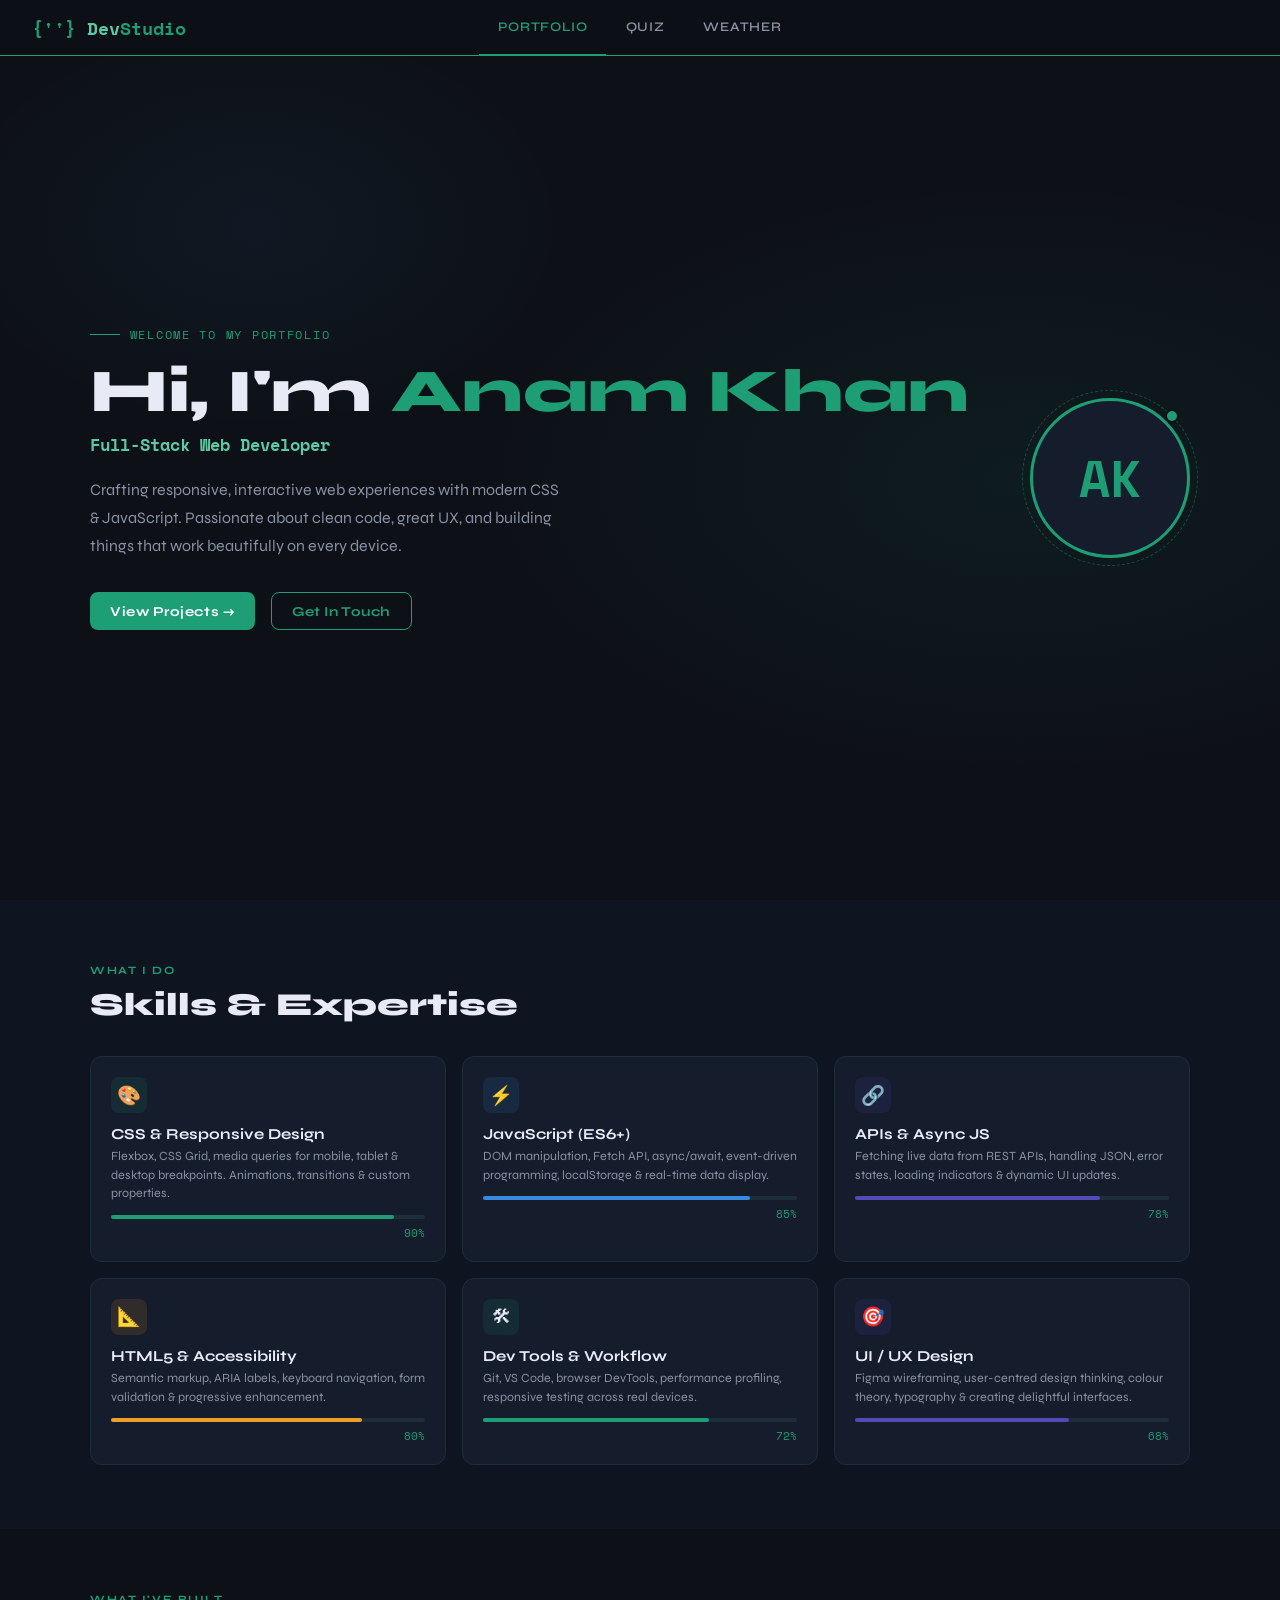
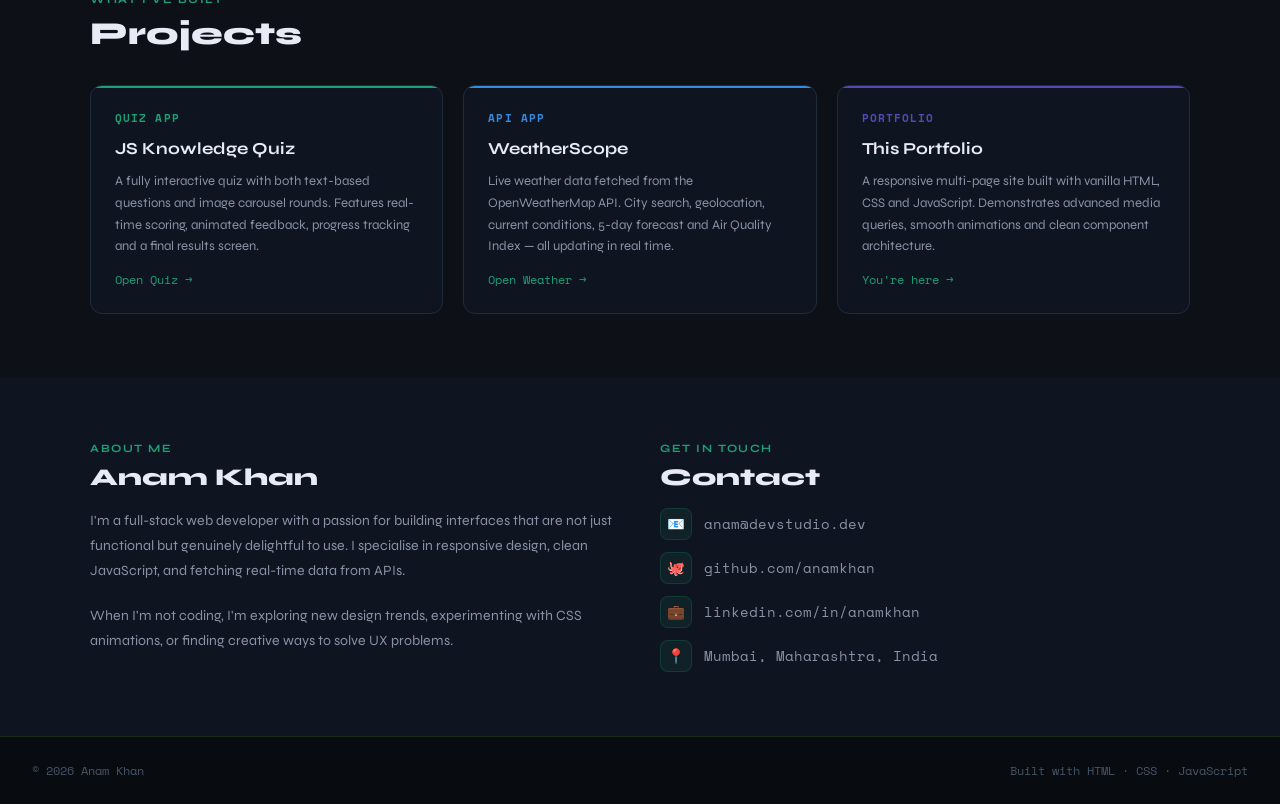
<file: index.html>
<!DOCTYPE html>
<html lang="en">
<head>
  <meta charset="UTF-8" />
  <meta name="viewport" content="width=device-width, initial-scale=1.0" />
  <title>Anam Khan — Portfolio</title>
  <link rel="stylesheet" href="style.css" />
  <style>
    /* ── HERO ── */
    .hero {
      min-height: calc(100vh - 56px);
      display: flex;
      align-items: center;
      padding: 4rem 2rem;
      position: relative;
      overflow: hidden;
    }
    .hero::before {
      content: '';
      position: absolute;
      inset: 0;
      background:
        radial-gradient(ellipse 60% 50% at 80% 50%, rgba(29,158,117,0.08) 0%, transparent 70%),
        radial-gradient(ellipse 40% 40% at 20% 20%, rgba(55,138,221,0.06) 0%, transparent 60%);
      pointer-events: none;
    }
    .hero-grid {
      max-width: 1100px;
      margin: 0 auto;
      display: grid;
      grid-template-columns: 1fr auto;
      gap: 3rem;
      align-items: center;
      width: 100%;
    }
    .hero-tag {
      font-family: var(--font-mono);
      font-size: 0.72rem;
      color: var(--teal);
      letter-spacing: 0.15em;
      text-transform: uppercase;
      margin-bottom: 1rem;
      display: flex;
      align-items: center;
      gap: 0.6rem;
    }
    .hero-tag::before {
      content: '';
      width: 30px; height: 1px;
      background: var(--teal);
    }
    .hero h1 {
      font-size: clamp(2.4rem, 5vw, 3.8rem);
      font-weight: 800;
      line-height: 1.1;
      margin-bottom: 0.4rem;
      color: var(--text);
    }
    .hero h1 .accent { color: var(--teal); }
    .hero-role {
      font-size: 1.05rem;
      color: var(--teal-lt);
      font-weight: 600;
      margin-bottom: 1.2rem;
      font-family: var(--font-mono);
    }
    .hero p {
      font-size: 1rem;
      color: var(--muted);
      line-height: 1.75;
      max-width: 480px;
      margin-bottom: 2rem;
      font-weight: 400;
    }
    .hero-btns { display: flex; gap: 1rem; flex-wrap: wrap; }

    /* avatar */
    .avatar-wrap {
      position: relative;
      flex-shrink: 0;
    }
    .avatar {
      width: 160px; height: 160px;
      border-radius: 50%;
      border: 3px solid var(--teal);
      background: var(--navy3);
      display: flex;
      align-items: center;
      justify-content: center;
      font-size: 3.2rem;
      font-weight: 800;
      color: var(--teal);
      font-family: var(--font-mono);
      position: relative;
      animation: float 4s ease-in-out infinite;
    }
    @keyframes float {
      0%,100% { transform: translateY(0); }
      50%      { transform: translateY(-10px); }
    }
    .avatar-ring {
      position: absolute;
      inset: -8px;
      border-radius: 50%;
      border: 1px dashed rgba(29,158,117,0.4);
      animation: spin 12s linear infinite;
    }
    @keyframes spin { to { transform: rotate(360deg); } }
    .avatar-dot {
      position: absolute;
      top: 8px; right: 8px;
      width: 14px; height: 14px;
      background: var(--teal);
      border-radius: 50%;
      border: 2px solid var(--navy);
    }

    /* ── SKILLS ── */
    .skills-section { padding: 4rem 2rem; background: var(--navy2); }
    .section-inner { max-width: 1100px; margin: 0 auto; }
    .section-title {
      font-size: clamp(1.5rem, 3vw, 2rem);
      font-weight: 800;
      color: var(--text);
      margin-bottom: 2rem;
    }
    .skills-grid {
      display: grid;
      grid-template-columns: repeat(auto-fit, minmax(280px, 1fr));
      gap: 1rem;
    }
    .skill-card {
      background: var(--navy3);
      border: 1px solid var(--border2);
      border-radius: var(--radius-lg);
      padding: 1.25rem;
      transition: border-color 0.2s, transform 0.2s;
    }
    .skill-card:hover { border-color: var(--teal); transform: translateY(-3px); }
    .skill-icon {
      width: 36px; height: 36px;
      border-radius: var(--radius);
      margin-bottom: 0.75rem;
      display: flex; align-items: center; justify-content: center;
      font-size: 1.2rem;
    }
    .skill-card h3 { font-size: 0.95rem; font-weight: 700; color: var(--text); margin-bottom: 0.25rem; }
    .skill-card p  { font-size: 0.78rem; color: var(--muted); margin-bottom: 0.75rem; line-height: 1.5; }
    .skill-bar-bg  { height: 4px; background: var(--border2); border-radius: 2px; }
    .skill-bar-fill {
      height: 4px; border-radius: 2px;
      background: var(--teal);
      width: 0;
      transition: width 1.2s ease;
    }
    .skill-pct { font-family: var(--font-mono); font-size: 0.7rem; color: var(--teal); margin-top: 0.3rem; text-align: right; }

    /* ── PROJECTS ── */
    .projects-section { padding: 4rem 2rem; }
    .projects-grid {
      display: grid;
      grid-template-columns: repeat(auto-fit, minmax(300px, 1fr));
      gap: 1.25rem;
    }
    .proj-card {
      background: var(--navy2);
      border: 1px solid var(--border2);
      border-radius: var(--radius-lg);
      padding: 1.5rem;
      transition: border-color 0.2s, transform 0.2s;
      position: relative;
      overflow: hidden;
      display: flex;
      flex-direction: column;
      gap: 0.75rem;
    }
    .proj-card::before {
      content: '';
      position: absolute;
      top: 0; left: 0; right: 0;
      height: 2px;
    }
    .proj-card.teal::before  { background: var(--teal); }
    .proj-card.blue::before  { background: var(--blue); }
    .proj-card.purple::before{ background: var(--purple); }
    .proj-card:hover { transform: translateY(-4px); }
    .proj-card:hover.teal  { border-color: var(--teal); }
    .proj-card:hover.blue  { border-color: var(--blue); }
    .proj-card:hover.purple{ border-color: var(--purple); }
    .proj-tag {
      font-size: 0.68rem;
      letter-spacing: 0.1em;
      text-transform: uppercase;
      font-weight: 700;
      font-family: var(--font-mono);
    }
    .proj-tag.teal  { color: var(--teal); }
    .proj-tag.blue  { color: var(--blue); }
    .proj-tag.purple{ color: var(--purple); }
    .proj-card h3 { font-size: 1.05rem; font-weight: 700; color: var(--text); }
    .proj-card p  { font-size: 0.82rem; color: var(--muted); line-height: 1.65; flex: 1; }
    .proj-link {
      font-size: 0.78rem;
      font-family: var(--font-mono);
      color: var(--teal);
      text-decoration: none;
      display: inline-flex;
      align-items: center;
      gap: 4px;
      transition: gap 0.2s;
    }
    .proj-link:hover { gap: 8px; }

    /* ── ABOUT / CONTACT ── */
    .about-section {
      padding: 4rem 2rem;
      background: var(--navy2);
    }
    .about-grid {
      display: grid;
      grid-template-columns: 1fr 1fr;
      gap: 2.5rem;
      align-items: start;
    }
    .about-grid h2 { font-size: 1.5rem; font-weight: 800; margin-bottom: 1rem; }
    .about-grid p  { font-size: 0.88rem; color: var(--muted); line-height: 1.8; }
    .contact-list  { list-style: none; display: flex; flex-direction: column; gap: 0.75rem; margin-top: 1rem; }
    .contact-list li {
      display: flex; align-items: center; gap: 0.75rem;
      font-size: 0.85rem; color: var(--muted);
      font-family: var(--font-mono);
    }
    .contact-list .ci {
      width: 32px; height: 32px;
      border-radius: var(--radius);
      background: rgba(29,158,117,0.1);
      border: 1px solid rgba(29,158,117,0.2);
      display: flex; align-items: center; justify-content: center;
      font-size: 0.9rem;
      flex-shrink: 0;
    }

    /* ── RESPONSIVE ── */
    @media (max-width: 768px) {
      .hero-grid { grid-template-columns: 1fr; text-align: center; }
      .hero-tag { justify-content: center; }
      .hero p { margin-left: auto; margin-right: auto; }
      .hero-btns { justify-content: center; }
      .avatar-wrap { margin: 0 auto; }
      .about-grid { grid-template-columns: 1fr; }
    }
    @media (max-width: 480px) {
      .hero { padding: 2.5rem 1.25rem; }
      .skills-section, .projects-section, .about-section { padding: 2.5rem 1.25rem; }
      .avatar { width: 120px; height: 120px; font-size: 2.4rem; }
    }

    /* fade-in animation */
    .fade-up {
      opacity: 0;
      transform: translateY(24px);
      transition: opacity 0.6s ease, transform 0.6s ease;
    }
    .fade-up.visible {
      opacity: 1;
      transform: translateY(0);
    }
  </style>
</head>
<body>

<!-- NAVBAR -->
<nav class="navbar">
  <a href="index.html" class="nav-logo">{'</>'} <span>Dev</span>Studio</a>
  <div class="nav-links">
    <a href="index.html"   class="nav-link active">Portfolio</a>
    <a href="quiz.html"    class="nav-link">Quiz</a>
    <a href="weather.html" class="nav-link">Weather</a>
  </div>
  <button class="nav-hamburger" id="hamburger" aria-label="Toggle menu">
    <span></span><span></span><span></span>
  </button>
</nav>
<div class="mobile-menu" id="mobileMenu">
  <a href="index.html"   class="active">Portfolio</a>
  <a href="quiz.html">Quiz</a>
  <a href="weather.html">Weather</a>
</div>

<!-- HERO -->
<section class="hero">
  <div class="hero-grid">
    <div class="hero-content fade-up">
      <div class="hero-tag">Welcome to my portfolio</div>
      <h1>Hi, I'm <span class="accent">Anam Khan</span></h1>
      <div class="hero-role">Full-Stack Web Developer</div>
      <p>Crafting responsive, interactive web experiences with modern CSS & JavaScript. Passionate about clean code, great UX, and building things that work beautifully on every device.</p>
      <div class="hero-btns">
        <a href="#projects" class="btn btn-primary">View Projects →</a>
        <a href="#about"    class="btn btn-outline">Get In Touch</a>
      </div>
    </div>
    <div class="avatar-wrap fade-up" style="transition-delay:0.2s;">
      <div class="avatar-ring"></div>
      <div class="avatar">
        AK
        <div class="avatar-dot"></div>
      </div>
    </div>
  </div>
</section>

<!-- SKILLS -->
<section class="skills-section">
  <div class="section-inner">
    <div class="section-label fade-up">What I do</div>
    <h2 class="section-title fade-up">Skills & Expertise</h2>
    <div class="skills-grid">

      <div class="skill-card fade-up" data-pct="90">
        <div class="skill-icon" style="background:rgba(29,158,117,0.12);">🎨</div>
        <h3>CSS & Responsive Design</h3>
        <p>Flexbox, CSS Grid, media queries for mobile, tablet & desktop breakpoints. Animations, transitions & custom properties.</p>
        <div class="skill-bar-bg"><div class="skill-bar-fill" style="background:var(--teal);"></div></div>
        <div class="skill-pct">90%</div>
      </div>

      <div class="skill-card fade-up" data-pct="85" style="transition-delay:0.1s;">
        <div class="skill-icon" style="background:rgba(55,138,221,0.12);">⚡</div>
        <h3>JavaScript (ES6+)</h3>
        <p>DOM manipulation, Fetch API, async/await, event-driven programming, localStorage & real-time data display.</p>
        <div class="skill-bar-bg"><div class="skill-bar-fill" style="background:var(--blue);"></div></div>
        <div class="skill-pct">85%</div>
      </div>

      <div class="skill-card fade-up" data-pct="78" style="transition-delay:0.2s;">
        <div class="skill-icon" style="background:rgba(83,74,183,0.12);">🔗</div>
        <h3>APIs & Async JS</h3>
        <p>Fetching live data from REST APIs, handling JSON, error states, loading indicators & dynamic UI updates.</p>
        <div class="skill-bar-bg"><div class="skill-bar-fill" style="background:var(--purple);"></div></div>
        <div class="skill-pct">78%</div>
      </div>

      <div class="skill-card fade-up" data-pct="80" style="transition-delay:0.3s;">
        <div class="skill-icon" style="background:rgba(239,159,39,0.12);">📐</div>
        <h3>HTML5 & Accessibility</h3>
        <p>Semantic markup, ARIA labels, keyboard navigation, form validation & progressive enhancement.</p>
        <div class="skill-bar-bg"><div class="skill-bar-fill" style="background:var(--amber);"></div></div>
        <div class="skill-pct">80%</div>
      </div>

      <div class="skill-card fade-up" data-pct="72" style="transition-delay:0.4s;">
        <div class="skill-icon" style="background:rgba(29,158,117,0.12);">🛠</div>
        <h3>Dev Tools & Workflow</h3>
        <p>Git, VS Code, browser DevTools, performance profiling, responsive testing across real devices.</p>
        <div class="skill-bar-bg"><div class="skill-bar-fill" style="background:var(--teal);"></div></div>
        <div class="skill-pct">72%</div>
      </div>

      <div class="skill-card fade-up" data-pct="68" style="transition-delay:0.5s;">
        <div class="skill-icon" style="background:rgba(83,74,183,0.12);">🎯</div>
        <h3>UI / UX Design</h3>
        <p>Figma wireframing, user-centred design thinking, colour theory, typography & creating delightful interfaces.</p>
        <div class="skill-bar-bg"><div class="skill-bar-fill" style="background:var(--purple);"></div></div>
        <div class="skill-pct">68%</div>
      </div>

    </div>
  </div>
</section>

<!-- PROJECTS -->
<section class="projects-section" id="projects">
  <div class="section-inner">
    <div class="section-label fade-up">What I've built</div>
    <h2 class="section-title fade-up">Projects</h2>
    <div class="projects-grid">

      <div class="proj-card teal fade-up">
        <div class="proj-tag teal">Quiz App</div>
        <h3>JS Knowledge Quiz</h3>
        <p>A fully interactive quiz with both text-based questions and image carousel rounds. Features real-time scoring, animated feedback, progress tracking and a final results screen.</p>
        <a href="quiz.html" class="proj-link">Open Quiz →</a>
      </div>

      <div class="proj-card blue fade-up" style="transition-delay:0.1s;">
        <div class="proj-tag blue">API App</div>
        <h3>WeatherScope</h3>
        <p>Live weather data fetched from the OpenWeatherMap API. City search, geolocation, current conditions, 5-day forecast and Air Quality Index — all updating in real time.</p>
        <a href="weather.html" class="proj-link">Open Weather →</a>
      </div>

      <div class="proj-card purple fade-up" style="transition-delay:0.2s;">
        <div class="proj-tag purple">Portfolio</div>
        <h3>This Portfolio</h3>
        <p>A responsive multi-page site built with vanilla HTML, CSS and JavaScript. Demonstrates advanced media queries, smooth animations and clean component architecture.</p>
        <a href="#" class="proj-link">You're here →</a>
      </div>

    </div>
  </div>
</section>

<!-- ABOUT & CONTACT -->
<section class="about-section" id="about">
  <div class="section-inner">
    <div class="about-grid">
      <div class="fade-up">
        <div class="section-label">About me</div>
        <h2 class="section-title" style="margin-bottom:1rem;">Anam Khan</h2>
        <p>I'm a full-stack web developer with a passion for building interfaces that are not just functional but genuinely delightful to use. I specialise in responsive design, clean JavaScript, and fetching real-time data from APIs.</p>
        <br/>
        <p style="color:var(--muted);">When I'm not coding, I'm exploring new design trends, experimenting with CSS animations, or finding creative ways to solve UX problems.</p>
      </div>
      <div class="fade-up" style="transition-delay:0.15s;">
        <div class="section-label">Get in touch</div>
        <h2 class="section-title" style="margin-bottom:1rem;">Contact</h2>
        <ul class="contact-list">
          <li><span class="ci">📧</span>anam@devstudio.dev</li>
          <li><span class="ci">🐙</span>github.com/anamkhan</li>
          <li><span class="ci">💼</span>linkedin.com/in/anamkhan</li>
          <li><span class="ci">📍</span>Mumbai, Maharashtra, India</li>
        </ul>
      </div>
    </div>
  </div>
</section>

<footer>
  <span>© 2026 Anam Khan</span>
  <span>Built with HTML · CSS · JavaScript</span>
</footer>

<script>
  // hamburger
  const hamburger = document.getElementById('hamburger');
  const mobileMenu = document.getElementById('mobileMenu');
  hamburger.addEventListener('click', () => {
    mobileMenu.classList.toggle('open');
  });

  // scroll fade-in
  const observer = new IntersectionObserver((entries) => {
    entries.forEach(e => {
      if (e.isIntersecting) {
        e.target.classList.add('visible');
        // animate skill bars
        const bar = e.target.querySelector('.skill-bar-fill');
        if (bar) {
          const pct = e.target.dataset.pct || '0';
          setTimeout(() => bar.style.width = pct + '%', 100);
        }
      }
    });
  }, { threshold: 0.15 });

  document.querySelectorAll('.fade-up').forEach(el => observer.observe(el));

  // also trigger hero immediately
  document.querySelectorAll('.hero .fade-up').forEach(el => {
    setTimeout(() => el.classList.add('visible'), 100);
  });
</script>
</body>
</html>
</file>
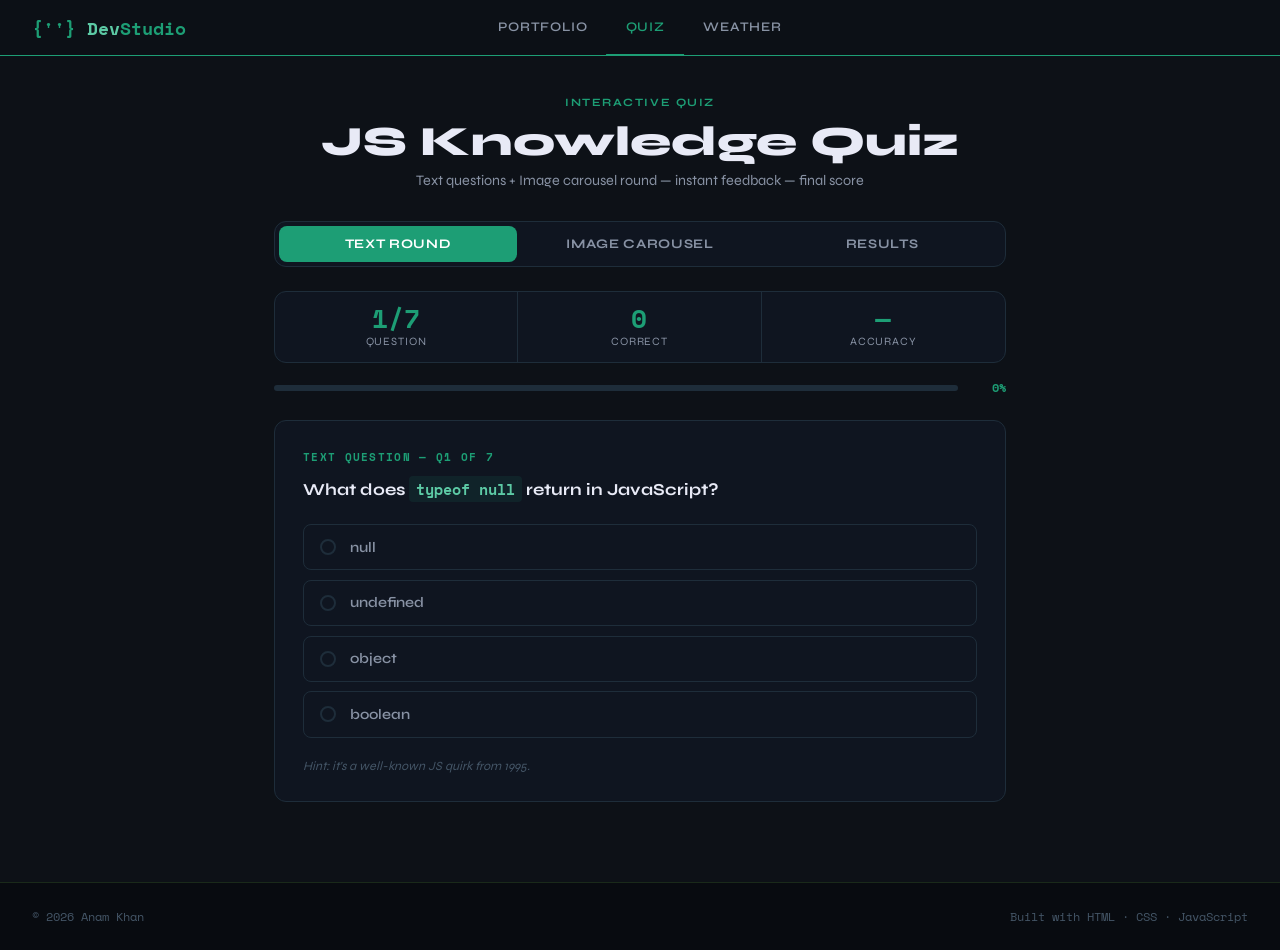
<file: quiz.html>
<!DOCTYPE html>
<html lang="en">
<head>
  <meta charset="UTF-8" />
  <meta name="viewport" content="width=device-width, initial-scale=1.0" />
  <title>JS Knowledge Quiz — DevStudio</title>
  <link rel="stylesheet" href="style.css" />
  <style>
    body { background: var(--navy); }

    .quiz-wrapper {
      max-width: 780px;
      margin: 0 auto;
      padding: 2.5rem 1.5rem 4rem;
    }

    /* ── HEADER ── */
    .quiz-header {
      text-align: center;
      margin-bottom: 2rem;
    }
    .quiz-header h1 {
      font-size: clamp(1.8rem, 4vw, 2.6rem);
      font-weight: 800;
      color: var(--text);
      margin-bottom: 0.4rem;
    }
    .quiz-header p {
      color: var(--muted);
      font-size: 0.9rem;
    }

    /* ── MODE TABS ── */
    .mode-tabs {
      display: flex;
      background: var(--navy2);
      border: 1px solid var(--border2);
      border-radius: var(--radius-lg);
      padding: 4px;
      margin-bottom: 1.5rem;
      gap: 4px;
    }
    .mode-tab {
      flex: 1;
      padding: 0.6rem 1rem;
      border-radius: calc(var(--radius-lg) - 4px);
      font-size: 0.82rem;
      font-weight: 700;
      letter-spacing: 0.05em;
      text-transform: uppercase;
      cursor: pointer;
      border: none;
      background: transparent;
      color: var(--muted);
      transition: all 0.2s;
      font-family: var(--font-head);
    }
    .mode-tab.active {
      background: var(--teal);
      color: #fff;
    }

    /* ── SCORE STRIP ── */
    .score-strip {
      display: grid;
      grid-template-columns: repeat(3, 1fr);
      background: var(--navy2);
      border: 1px solid var(--border2);
      border-radius: var(--radius-lg);
      overflow: hidden;
      margin-bottom: 1rem;
    }
    .score-item {
      padding: 0.9rem;
      text-align: center;
      border-right: 1px solid var(--border2);
    }
    .score-item:last-child { border-right: none; }
    .score-num {
      font-size: 1.6rem;
      font-weight: 800;
      color: var(--teal);
      font-family: var(--font-mono);
      line-height: 1;
      margin-bottom: 0.2rem;
    }
    .score-lbl {
      font-size: 0.7rem;
      color: var(--muted);
      text-transform: uppercase;
      letter-spacing: 0.08em;
    }

    /* ── PROGRESS ── */
    .progress-row {
      display: flex;
      align-items: center;
      gap: 0.75rem;
      margin-bottom: 1.5rem;
    }
    .progress-bg {
      flex: 1;
      height: 6px;
      background: var(--border2);
      border-radius: 3px;
      overflow: hidden;
    }
    .progress-fill {
      height: 100%;
      background: var(--teal);
      border-radius: 3px;
      transition: width 0.5s ease;
      width: 0%;
    }
    .progress-label {
      font-family: var(--font-mono);
      font-size: 0.75rem;
      color: var(--teal);
      font-weight: 700;
      min-width: 36px;
      text-align: right;
    }

    /* ── QUESTION CARD ── */
    .question-card {
      background: var(--navy2);
      border: 1px solid var(--border2);
      border-radius: var(--radius-lg);
      padding: 1.75rem;
      margin-bottom: 1rem;
      animation: slideIn 0.3s ease;
    }
    @keyframes slideIn {
      from { opacity: 0; transform: translateY(16px); }
      to   { opacity: 1; transform: translateY(0); }
    }
    .q-round-label {
      font-size: 0.68rem;
      font-family: var(--font-mono);
      letter-spacing: 0.12em;
      text-transform: uppercase;
      color: var(--teal);
      font-weight: 700;
      margin-bottom: 0.75rem;
    }
    .q-text {
      font-size: 1.05rem;
      font-weight: 700;
      color: var(--text);
      line-height: 1.6;
      margin-bottom: 1.25rem;
    }
    code {
      background: rgba(29,158,117,0.1);
      color: var(--teal-lt);
      padding: 2px 7px;
      border-radius: 4px;
      font-family: var(--font-mono);
      font-size: 0.9em;
    }

    /* ── TEXT OPTIONS ── */
    .options { display: flex; flex-direction: column; gap: 0.6rem; margin-bottom: 1.25rem; }
    .option {
      display: flex;
      align-items: center;
      gap: 0.85rem;
      padding: 0.85rem 1rem;
      border: 1.5px solid var(--border2);
      border-radius: var(--radius);
      cursor: pointer;
      transition: all 0.18s;
      font-size: 0.9rem;
      color: var(--muted);
      background: transparent;
      width: 100%;
      text-align: left;
      font-family: var(--font-head);
      font-weight: 600;
    }
    .option:hover:not(:disabled) {
      border-color: var(--teal);
      color: var(--text);
      background: rgba(29,158,117,0.05);
    }
    .option .opt-radio {
      width: 16px; height: 16px;
      border-radius: 50%;
      border: 2px solid var(--border2);
      flex-shrink: 0;
      transition: all 0.18s;
    }
    .option.selected .opt-radio { border-color: var(--teal); background: var(--teal); }
    .option.correct { border-color: var(--teal); background: rgba(29,158,117,0.08); color: var(--teal-lt); }
    .option.correct .opt-radio { background: var(--teal); border-color: var(--teal); }
    .option.wrong   { border-color: var(--red); background: rgba(226,75,74,0.08); color: #F09595; }
    .option.wrong   .opt-radio { background: var(--red); border-color: var(--red); }
    .option:disabled { cursor: default; }

    /* ── FEEDBACK ── */
    .feedback {
      display: none;
      padding: 0.7rem 1rem;
      border-radius: var(--radius);
      font-size: 0.82rem;
      font-weight: 600;
      margin-bottom: 1rem;
      line-height: 1.5;
    }
    .feedback.show { display: block; }
    .feedback.correct-fb { background: rgba(29,158,117,0.1); border: 1px solid rgba(29,158,117,0.3); color: var(--teal-lt); }
    .feedback.wrong-fb   { background: rgba(226,75,74,0.1);  border: 1px solid rgba(226,75,74,0.3);  color: #F09595; }

    /* ── CARD FOOTER ── */
    .card-footer {
      display: flex;
      justify-content: space-between;
      align-items: center;
      flex-wrap: wrap;
      gap: 0.5rem;
    }
    .tip {
      font-size: 0.78rem;
      color: var(--dim);
      font-style: italic;
    }

    /* ── IMAGE CAROUSEL ── */
    .carousel-wrap {
      position: relative;
      margin-bottom: 1rem;
    }
    .carousel-track {
      display: grid;
      grid-template-columns: repeat(2, 1fr);
      gap: 0.75rem;
    }
    .img-option {
      border: 2px solid var(--border2);
      border-radius: var(--radius-lg);
      overflow: hidden;
      cursor: pointer;
      transition: all 0.2s;
      background: var(--navy3);
    }
    .img-option:hover:not(.answered) { border-color: var(--teal); transform: translateY(-2px); }
    .img-option.correct { border-color: var(--teal); box-shadow: 0 0 0 3px rgba(29,158,117,0.2); }
    .img-option.wrong   { border-color: var(--red);  box-shadow: 0 0 0 3px rgba(226,75,74,0.2); }

    .img-display {
      height: 90px;
      display: flex;
      align-items: center;
      justify-content: center;
      font-size: 2.2rem;
      background: var(--navy);
      position: relative;
    }
    /* visual code/layout diagrams inside image options */
    .img-display svg { pointer-events: none; }
    .img-caption {
      padding: 0.5rem 0.75rem;
      font-size: 0.78rem;
      font-weight: 600;
      color: var(--muted);
      text-align: center;
      border-top: 1px solid var(--border2);
    }
    .img-option.correct .img-caption { color: var(--teal-lt); }
    .img-option.wrong   .img-caption { color: #F09595; }

    /* carousel nav dots */
    .carousel-dots {
      display: flex;
      justify-content: center;
      gap: 6px;
      margin: 0.75rem 0;
    }
    .cdot {
      width: 8px; height: 8px;
      border-radius: 50%;
      background: var(--border2);
      cursor: pointer;
      transition: background 0.2s, transform 0.2s;
    }
    .cdot.active { background: var(--teal); transform: scale(1.2); }

    /* ── RESULTS SCREEN ── */
    #resultsScreen {
      display: none;
      text-align: center;
      padding: 3rem 1.5rem;
    }
    .result-emoji { font-size: 4rem; margin-bottom: 1rem; }
    .result-title { font-size: 2rem; font-weight: 800; color: var(--text); margin-bottom: 0.5rem; }
    .result-sub   { font-size: 1rem; color: var(--muted); margin-bottom: 2rem; }
    .result-big   { font-size: 3.5rem; font-weight: 800; color: var(--teal); font-family: var(--font-mono); }
    .result-grid  {
      display: grid;
      grid-template-columns: repeat(3, 1fr);
      gap: 1rem;
      max-width: 480px;
      margin: 1.5rem auto 2rem;
    }
    .result-stat {
      background: var(--navy2);
      border: 1px solid var(--border2);
      border-radius: var(--radius-lg);
      padding: 1rem;
    }
    .result-stat .num { font-size: 1.6rem; font-weight: 800; color: var(--teal); font-family: var(--font-mono); }
    .result-stat .lbl { font-size: 0.72rem; color: var(--muted); text-transform: uppercase; letter-spacing: 0.08em; }

    @media (max-width: 500px) {
      .carousel-track { grid-template-columns: 1fr 1fr; }
      .score-strip { grid-template-columns: repeat(3,1fr); }
      .quiz-wrapper { padding: 1.5rem 1rem 3rem; }
    }
  </style>
</head>
<body>

<nav class="navbar">
  <a href="index.html" class="nav-logo">{'</>'} <span>Dev</span>Studio</a>
  <div class="nav-links">
    <a href="index.html"   class="nav-link">Portfolio</a>
    <a href="quiz.html"    class="nav-link active">Quiz</a>
    <a href="weather.html" class="nav-link">Weather</a>
  </div>
  <button class="nav-hamburger" id="hamburger" aria-label="Toggle menu">
    <span></span><span></span><span></span>
  </button>
</nav>
<div class="mobile-menu" id="mobileMenu">
  <a href="index.html">Portfolio</a>
  <a href="quiz.html" class="active">Quiz</a>
  <a href="weather.html">Weather</a>
</div>

<div class="quiz-wrapper">

  <!-- HEADER -->
  <div class="quiz-header">
    <div class="section-label" style="justify-content:center;display:flex;">Interactive Quiz</div>
    <h1>JS Knowledge Quiz</h1>
    <p>Text questions + Image carousel round — instant feedback — final score</p>
  </div>

  <!-- MODE TABS -->
  <div class="mode-tabs">
    <button class="mode-tab active" id="tabText"  onclick="switchMode('text')">Text Round</button>
    <button class="mode-tab"        id="tabImage" onclick="switchMode('image')">Image Carousel</button>
    <button class="mode-tab"        id="tabResult" onclick="showResults()">Results</button>
  </div>

  <!-- SCORE STRIP -->
  <div class="score-strip">
    <div class="score-item"><div class="score-num" id="qNum">1/7</div><div class="score-lbl">Question</div></div>
    <div class="score-item"><div class="score-num" id="qCorrect">0</div><div class="score-lbl">Correct</div></div>
    <div class="score-item"><div class="score-num" id="qAccuracy">—</div><div class="score-lbl">Accuracy</div></div>
  </div>

  <!-- PROGRESS -->
  <div class="progress-row">
    <div class="progress-bg"><div class="progress-fill" id="progressFill"></div></div>
    <div class="progress-label" id="progressLabel">0%</div>
  </div>

  <!-- TEXT ROUND -->
  <div id="textRound">
    <div class="question-card" id="textCard">
      <div class="q-round-label" id="textRoundLabel">Text Question — Q1 of 7</div>
      <div class="q-text" id="textQuestion"></div>
      <div class="options" id="textOptions"></div>
      <div class="feedback" id="textFeedback"></div>
      <div class="card-footer">
        <span class="tip" id="textTip"></span>
        <button class="btn btn-primary" id="textNextBtn" onclick="nextTextQ()" style="display:none;">Next →</button>
      </div>
    </div>
  </div>

  <!-- IMAGE CAROUSEL ROUND -->
  <div id="imageRound" style="display:none;">
    <div class="question-card" id="imageCard">
      <div class="q-round-label" id="imgRoundLabel">Image Question — Q1 of 5</div>
      <div class="q-text" id="imgQuestion"></div>
      <div class="carousel-wrap">
        <div class="carousel-track" id="carouselTrack"></div>
      </div>
      <div class="carousel-dots" id="carouselDots"></div>
      <div class="feedback" id="imgFeedback"></div>
      <div class="card-footer">
        <span class="tip" id="imgTip">Tap the image that matches the description</span>
        <button class="btn btn-primary" id="imgNextBtn" onclick="nextImgQ()" style="display:none;">Next →</button>
      </div>
    </div>
  </div>

  <!-- RESULTS SCREEN -->
  <div id="resultsScreen">
    <div class="result-emoji" id="resultEmoji">🏆</div>
    <div class="result-title" id="resultTitle">Quiz Complete!</div>
    <div class="result-sub"  id="resultSub">Here's how you did</div>
    <div class="result-big"  id="resultScore">—</div>
    <div class="result-grid">
      <div class="result-stat"><div class="num" id="rCorrect">—</div><div class="lbl">Correct</div></div>
      <div class="result-stat"><div class="num" id="rWrong">—</div><div class="lbl">Wrong</div></div>
      <div class="result-stat"><div class="num" id="rTotal">—</div><div class="lbl">Total</div></div>
    </div>
    <div style="display:flex;gap:1rem;justify-content:center;flex-wrap:wrap;">
      <button class="btn btn-primary" onclick="restartQuiz()">Try Again</button>
      <a href="index.html" class="btn btn-outline">Back to Portfolio</a>
    </div>
  </div>

</div><!-- /quiz-wrapper -->

<footer>
  <span>© 2026 Anam Khan</span>
  <span>Built with HTML · CSS · JavaScript</span>
</footer>

<script>
/* ─────────────────────────────────────────────
   DATA
───────────────────────────────────────────── */
const textQuestions = [
  {
    q: "What does <code>typeof null</code> return in JavaScript?",
    options: ["null", "undefined", "object", "boolean"],
    answer: 2,
    feedback: "✓ Correct! <code>typeof null</code> returns \"object\" — this is a famous legacy bug in JavaScript that was never fixed to preserve backwards compatibility.",
    tip: "Hint: it's a well-known JS quirk from 1995."
  },
  {
    q: "Which method is used to fetch data from an external API in modern JavaScript?",
    options: ["XMLHttpRequest()", "fetch()", "getJSON()", "ajax()"],
    answer: 1,
    feedback: "✓ Correct! The <code>fetch()</code> API is the modern, promise-based way to make HTTP requests in JavaScript.",
    tip: "Hint: it returns a Promise."
  },
  {
    q: "What does CSS <code>@media (max-width: 768px)</code> do?",
    options: [
      "Applies styles only on screens wider than 768px",
      "Applies styles only on screens narrower than 768px",
      "Sets the viewport width to 768px",
      "Hides all elements on mobile"
    ],
    answer: 1,
    feedback: "✓ Correct! <code>max-width: 768px</code> targets screens up to 768px wide — typically tablets and phones — so you can apply mobile-specific styles.",
    tip: "Hint: max-width means 'up to and including'."
  },
  {
    q: "Which CSS property makes flex children wrap onto the next line?",
    options: ["flex-flow: column", "flex-wrap: wrap", "display: block", "overflow: wrap"],
    answer: 1,
    feedback: "✓ Correct! <code>flex-wrap: wrap</code> allows flex items to wrap onto multiple lines instead of being forced onto a single line.",
    tip: "Hint: think about wrapping text."
  },
  {
    q: "What is the output of <code>console.log(0.1 + 0.2 === 0.3)</code>?",
    options: ["true", "false", "undefined", "NaN"],
    answer: 1,
    feedback: "✓ Correct! Due to floating-point precision in JavaScript, <code>0.1 + 0.2</code> equals <code>0.30000000000000004</code>, not <code>0.3</code>.",
    tip: "Hint: floating-point numbers are imprecise in binary."
  },
  {
    q: "Which of these correctly declares an async function?",
    options: [
      "function async getData() {}",
      "async function getData() {}",
      "function getData() { async }",
      "getData async() {}"
    ],
    answer: 1,
    feedback: "✓ Correct! The <code>async</code> keyword goes before the <code>function</code> keyword: <code>async function getData() {}</code>.",
    tip: "Hint: async comes first."
  },
  {
    q: "What does the CSS Grid property <code>grid-template-columns: repeat(3, 1fr)</code> create?",
    options: [
      "3 rows of equal height",
      "3 columns of equal width",
      "A 3×3 grid",
      "3 columns of 1 pixel each"
    ],
    answer: 1,
    feedback: "✓ Correct! <code>repeat(3, 1fr)</code> creates 3 equal-width columns, each taking 1 fraction of the available space.",
    tip: "Hint: fr = fraction unit."
  }
];

const imageQuestions = [
  {
    q: "Which diagram represents a CSS Flexbox row layout?",
    options: [
      { label: "Flexbox Row", visual: "flexRow", correct: true },
      { label: "CSS Grid",    visual: "grid",    correct: false },
      { label: "Block Stack", visual: "block",   correct: false },
      { label: "Absolute Pos",visual: "absolute",correct: false }
    ],
    feedback: "✓ Correct! Flexbox row layout places children side by side horizontally using <code>display:flex; flex-direction:row</code>.",
    tip: "Look for items arranged in a horizontal line."
  },
  {
    q: "Which icon represents the JavaScript programming language logo?",
    options: [
      { label: "JavaScript", visual: "jsLogo",  correct: true },
      { label: "Python",     visual: "pyLogo",  correct: false },
      { label: "HTML5",      visual: "htmlLogo",correct: false },
      { label: "CSS3",       visual: "cssLogo", correct: false }
    ],
    feedback: "✓ Correct! JavaScript's logo is a yellow square with 'JS' in black — simple, bold and instantly recognisable.",
    tip: "Think: which one is yellow with JS letters?"
  },
  {
    q: "Which layout shows a responsive mobile-first stacked design?",
    options: [
      { label: "Desktop 3-col", visual: "desktop3col", correct: false },
      { label: "Mobile Stack",  visual: "mobileStack",  correct: true },
      { label: "Sidebar",       visual: "sidebar",      correct: false },
      { label: "Masonry",       visual: "masonry",      correct: false }
    ],
    feedback: "✓ Correct! Mobile-first responsive design stacks elements vertically in a single column for small screens.",
    tip: "Mobile means narrow — elements stack top to bottom."
  },
  {
    q: "Which visual represents an API data fetch flow?",
    options: [
      { label: "API Fetch",    visual: "apiFetch",  correct: true },
      { label: "DOM Tree",     visual: "domTree",   correct: false },
      { label: "CSS Box Model",visual: "boxModel",  correct: false },
      { label: "Event Loop",   visual: "eventLoop", correct: false }
    ],
    feedback: "✓ Correct! An API fetch flow shows the browser sending a request to a server and receiving JSON data back.",
    tip: "Look for arrows going out and coming back."
  },
  {
    q: "Which image shows a CSS media query breakpoint concept?",
    options: [
      { label: "Z-index Stack",  visual: "zindex",    correct: false },
      { label: "Media Query",    visual: "mediaQuery", correct: true },
      { label: "Flexbox Grow",   visual: "flexGrow",  correct: false },
      { label: "Grid Areas",     visual: "gridAreas", correct: false }
    ],
    feedback: "✓ Correct! Media queries allow different styles to be applied based on device width — shown as different layouts at different screen sizes.",
    tip: "Think: same content, different layouts per screen size."
  }
];

/* ─────────────────────────────────────────────
   SVG VISUALS for image round
───────────────────────────────────────────── */
function getVisual(type) {
  const svgs = {
    flexRow: `<svg width="80" height="50" viewBox="0 0 80 50" fill="none">
      <rect x="4"  y="10" width="18" height="30" rx="3" fill="#1D9E75" opacity="0.8"/>
      <rect x="26" y="10" width="18" height="30" rx="3" fill="#1D9E75" opacity="0.6"/>
      <rect x="48" y="10" width="18" height="30" rx="3" fill="#1D9E75" opacity="0.4"/>
      <text x="40" y="48" fill="#445" font-size="6" text-anchor="middle" font-family="monospace">flex-direction: row</text>
    </svg>`,
    grid: `<svg width="80" height="50" viewBox="0 0 80 50" fill="none">
      <rect x="4"  y="4"  width="22" height="18" rx="2" fill="#378ADD" opacity="0.7"/>
      <rect x="30" y="4"  width="22" height="18" rx="2" fill="#378ADD" opacity="0.5"/>
      <rect x="56" y="4"  width="20" height="18" rx="2" fill="#378ADD" opacity="0.3"/>
      <rect x="4"  y="26" width="22" height="18" rx="2" fill="#378ADD" opacity="0.3"/>
      <rect x="30" y="26" width="22" height="18" rx="2" fill="#378ADD" opacity="0.5"/>
      <rect x="56" y="26" width="20" height="18" rx="2" fill="#378ADD" opacity="0.7"/>
      <text x="40" y="49" fill="#445" font-size="6" text-anchor="middle" font-family="monospace">display: grid</text>
    </svg>`,
    block: `<svg width="80" height="50" viewBox="0 0 80 50" fill="none">
      <rect x="4" y="4"  width="72" height="10" rx="2" fill="#534AB7" opacity="0.8"/>
      <rect x="4" y="18" width="72" height="10" rx="2" fill="#534AB7" opacity="0.6"/>
      <rect x="4" y="32" width="72" height="10" rx="2" fill="#534AB7" opacity="0.4"/>
      <text x="40" y="49" fill="#445" font-size="6" text-anchor="middle" font-family="monospace">display: block</text>
    </svg>`,
    absolute: `<svg width="80" height="50" viewBox="0 0 80 50" fill="none">
      <rect x="4" y="4" width="72" height="40" rx="3" fill="none" stroke="#EF9F27" stroke-width="1" stroke-dasharray="3,2"/>
      <rect x="20" y="12" width="30" height="20" rx="2" fill="#EF9F27" opacity="0.5"/>
      <rect x="40" y="20" width="28" height="18" rx="2" fill="#EF9F27" opacity="0.7"/>
      <text x="40" y="49" fill="#445" font-size="6" text-anchor="middle" font-family="monospace">position: absolute</text>
    </svg>`,
    jsLogo: `<svg width="80" height="50" viewBox="0 0 80 50" fill="none">
      <rect x="15" y="4" width="50" height="42" rx="4" fill="#EF9F27"/>
      <text x="40" y="33" fill="#0d1117" font-size="20" font-weight="bold" text-anchor="middle" font-family="monospace">JS</text>
    </svg>`,
    pyLogo: `<svg width="80" height="50" viewBox="0 0 80 50" fill="none">
      <ellipse cx="40" cy="18" rx="20" ry="14" fill="#378ADD"/>
      <ellipse cx="40" cy="34" rx="20" ry="14" fill="#EF9F27"/>
      <text x="40" y="41" fill="#fff" font-size="8" text-anchor="middle" font-family="sans-serif">Python</text>
    </svg>`,
    htmlLogo: `<svg width="80" height="50" viewBox="0 0 80 50" fill="none">
      <polygon points="40,4 66,8 62,44 40,48 18,44 14,8" fill="#E24B4A"/>
      <text x="40" y="31" fill="#fff" font-size="10" font-weight="bold" text-anchor="middle" font-family="monospace">5</text>
    </svg>`,
    cssLogo: `<svg width="80" height="50" viewBox="0 0 80 50" fill="none">
      <polygon points="40,4 66,8 62,44 40,48 18,44 14,8" fill="#378ADD"/>
      <text x="40" y="31" fill="#fff" font-size="9" font-weight="bold" text-anchor="middle" font-family="monospace">CSS</text>
    </svg>`,
    mobileStack: `<svg width="80" height="50" viewBox="0 0 80 50" fill="none">
      <rect x="24" y="2" width="32" height="46" rx="4" fill="none" stroke="#1D9E75" stroke-width="1.5"/>
      <rect x="28" y="8"  width="24" height="8"  rx="2" fill="#1D9E75" opacity="0.8"/>
      <rect x="28" y="20" width="24" height="8"  rx="2" fill="#1D9E75" opacity="0.6"/>
      <rect x="28" y="32" width="24" height="8"  rx="2" fill="#1D9E75" opacity="0.4"/>
    </svg>`,
    desktop3col: `<svg width="80" height="50" viewBox="0 0 80 50" fill="none">
      <rect x="2" y="6" width="76" height="38" rx="3" fill="none" stroke="#378ADD" stroke-width="1.5"/>
      <rect x="6"  y="10" width="20" height="30" rx="2" fill="#378ADD" opacity="0.6"/>
      <rect x="30" y="10" width="20" height="30" rx="2" fill="#378ADD" opacity="0.4"/>
      <rect x="54" y="10" width="20" height="30" rx="2" fill="#378ADD" opacity="0.2"/>
    </svg>`,
    sidebar: `<svg width="80" height="50" viewBox="0 0 80 50" fill="none">
      <rect x="2"  y="6" width="20" height="38" rx="2" fill="#534AB7" opacity="0.7"/>
      <rect x="26" y="6" width="52" height="10" rx="2" fill="#534AB7" opacity="0.4"/>
      <rect x="26" y="20" width="52" height="10" rx="2" fill="#534AB7" opacity="0.3"/>
      <rect x="26" y="34" width="52" height="10" rx="2" fill="#534AB7" opacity="0.2"/>
    </svg>`,
    masonry: `<svg width="80" height="50" viewBox="0 0 80 50" fill="none">
      <rect x="4"  y="4"  width="20" height="28" rx="2" fill="#EF9F27" opacity="0.7"/>
      <rect x="28" y="4"  width="20" height="16" rx="2" fill="#EF9F27" opacity="0.5"/>
      <rect x="52" y="4"  width="24" height="22" rx="2" fill="#EF9F27" opacity="0.6"/>
      <rect x="28" y="24" width="20" height="20" rx="2" fill="#EF9F27" opacity="0.4"/>
      <rect x="4"  y="36" width="20" height="10" rx="2" fill="#EF9F27" opacity="0.3"/>
    </svg>`,
    apiFetch: `<svg width="80" height="50" viewBox="0 0 80 50" fill="none">
      <rect x="2"  y="16" width="22" height="18" rx="3" fill="#1D9E75" opacity="0.7"/>
      <text x="13" y="28" fill="#fff" font-size="6" text-anchor="middle" font-family="monospace">APP</text>
      <rect x="56" y="16" width="22" height="18" rx="3" fill="#378ADD" opacity="0.7"/>
      <text x="67" y="28" fill="#fff" font-size="6" text-anchor="middle" font-family="monospace">API</text>
      <line x1="24" y1="22" x2="56" y2="22" stroke="#1D9E75" stroke-width="1.5" marker-end="url(#arr)"/>
      <line x1="56" y1="28" x2="24" y2="28" stroke="#378ADD" stroke-width="1.5" marker-end="url(#arr2)"/>
      <text x="40" y="19" fill="#1D9E75" font-size="5" text-anchor="middle" font-family="monospace">fetch()</text>
      <text x="40" y="38" fill="#378ADD" font-size="5" text-anchor="middle" font-family="monospace">JSON</text>
      <defs>
        <marker id="arr"  markerWidth="6" markerHeight="6" refX="6" refY="3" orient="auto"><path d="M0,0 L6,3 L0,6" fill="#1D9E75"/></marker>
        <marker id="arr2" markerWidth="6" markerHeight="6" refX="0" refY="3" orient="auto"><path d="M6,0 L0,3 L6,6" fill="#378ADD"/></marker>
      </defs>
    </svg>`,
    domTree: `<svg width="80" height="50" viewBox="0 0 80 50" fill="none">
      <circle cx="40" cy="8"  r="5" fill="#534AB7"/>
      <circle cx="20" cy="26" r="5" fill="#534AB7" opacity="0.7"/>
      <circle cx="60" cy="26" r="5" fill="#534AB7" opacity="0.7"/>
      <circle cx="12" cy="44" r="4" fill="#534AB7" opacity="0.5"/>
      <circle cx="28" cy="44" r="4" fill="#534AB7" opacity="0.5"/>
      <circle cx="52" cy="44" r="4" fill="#534AB7" opacity="0.5"/>
      <circle cx="68" cy="44" r="4" fill="#534AB7" opacity="0.5"/>
      <line x1="40" y1="13" x2="20" y2="21" stroke="#534AB7" stroke-width="1"/>
      <line x1="40" y1="13" x2="60" y2="21" stroke="#534AB7" stroke-width="1"/>
      <line x1="20" y1="31" x2="12" y2="40" stroke="#534AB7" stroke-width="1"/>
      <line x1="20" y1="31" x2="28" y2="40" stroke="#534AB7" stroke-width="1"/>
      <line x1="60" y1="31" x2="52" y2="40" stroke="#534AB7" stroke-width="1"/>
      <line x1="60" y1="31" x2="68" y2="40" stroke="#534AB7" stroke-width="1"/>
    </svg>`,
    boxModel: `<svg width="80" height="50" viewBox="0 0 80 50" fill="none">
      <rect x="2"  y="2"  width="76" height="46" rx="2" fill="none" stroke="#EF9F27" stroke-width="1.5"/>
      <rect x="10" y="8"  width="60" height="34" rx="2" fill="none" stroke="#378ADD" stroke-width="1.5"/>
      <rect x="18" y="14" width="44" height="22" rx="2" fill="rgba(29,158,117,0.2)" stroke="#1D9E75" stroke-width="1.5"/>
      <text x="40" y="27" fill="#1D9E75" font-size="7" text-anchor="middle" font-family="monospace">content</text>
    </svg>`,
    eventLoop: `<svg width="80" height="50" viewBox="0 0 80 50" fill="none">
      <circle cx="40" cy="25" r="18" fill="none" stroke="#EF9F27" stroke-width="1.5"/>
      <circle cx="40" cy="25" r="8"  fill="#EF9F27" opacity="0.3"/>
      <text x="40" y="28" fill="#EF9F27" font-size="5" text-anchor="middle" font-family="monospace">LOOP</text>
      <path d="M40,7 A18,18 0 0,1 58,25" stroke="#1D9E75" stroke-width="2" fill="none" marker-end="url(#arrG)"/>
      <defs><marker id="arrG" markerWidth="5" markerHeight="5" refX="5" refY="2.5" orient="auto"><path d="M0,0 L5,2.5 L0,5" fill="#1D9E75"/></marker></defs>
    </svg>`,
    mediaQuery: `<svg width="80" height="50" viewBox="0 0 80 50" fill="none">
      <!-- desktop -->
      <rect x="2"  y="4"  width="30" height="22" rx="2" fill="none" stroke="#1D9E75" stroke-width="1.5"/>
      <rect x="5"  y="7"  width="24" height="5"  rx="1" fill="#1D9E75" opacity="0.6"/>
      <rect x="5"  y="14" width="24" height="5"  rx="1" fill="#1D9E75" opacity="0.4"/>
      <text x="17" y="33" fill="#1D9E75" font-size="5" text-anchor="middle" font-family="monospace">desktop</text>
      <!-- tablet -->
      <rect x="36" y="8"  width="20" height="26" rx="2" fill="none" stroke="#378ADD" stroke-width="1.5"/>
      <rect x="38" y="11" width="16" height="5"  rx="1" fill="#378ADD" opacity="0.6"/>
      <rect x="38" y="19" width="16" height="5"  rx="1" fill="#378ADD" opacity="0.4"/>
      <text x="46" y="42" fill="#378ADD" font-size="5" text-anchor="middle" font-family="monospace">tablet</text>
      <!-- mobile -->
      <rect x="60" y="12" width="14" height="24" rx="2" fill="none" stroke="#534AB7" stroke-width="1.5"/>
      <rect x="62" y="15" width="10" height="4"  rx="1" fill="#534AB7" opacity="0.6"/>
      <rect x="62" y="22" width="10" height="4"  rx="1" fill="#534AB7" opacity="0.4"/>
      <text x="67" y="42" fill="#534AB7" font-size="5" text-anchor="middle" font-family="monospace">mob</text>
    </svg>`,
    zindex: `<svg width="80" height="50" viewBox="0 0 80 50" fill="none">
      <rect x="6"  y="24" width="36" height="22" rx="3" fill="#1D9E75" opacity="0.5"/>
      <text x="24" y="39" fill="#fff" font-size="6" text-anchor="middle" font-family="monospace">z:1</text>
      <rect x="22" y="14" width="36" height="22" rx="3" fill="#378ADD" opacity="0.6"/>
      <text x="40" y="29" fill="#fff" font-size="6" text-anchor="middle" font-family="monospace">z:2</text>
      <rect x="38" y="4"  width="36" height="22" rx="3" fill="#534AB7" opacity="0.7"/>
      <text x="56" y="19" fill="#fff" font-size="6" text-anchor="middle" font-family="monospace">z:3</text>
    </svg>`,
    flexGrow: `<svg width="80" height="50" viewBox="0 0 80 50" fill="none">
      <rect x="4"  y="12" width="10" height="26" rx="2" fill="#1D9E75" opacity="0.5"/>
      <rect x="18" y="12" width="42" height="26" rx="2" fill="#1D9E75" opacity="0.8"/>
      <rect x="64" y="12" width="12" height="26" rx="2" fill="#1D9E75" opacity="0.5"/>
      <text x="4"  y="46" fill="#445" font-size="5" font-family="monospace">1</text>
      <text x="34" y="46" fill="#1D9E75" font-size="5" font-family="monospace" text-anchor="middle">grow:3</text>
      <text x="68" y="46" fill="#445" font-size="5" font-family="monospace">1</text>
    </svg>`,
    gridAreas: `<svg width="80" height="50" viewBox="0 0 80 50" fill="none">
      <rect x="4"  y="4"  width="72" height="10" rx="2" fill="#EF9F27" opacity="0.7"/>
      <rect x="4"  y="18" width="24" height="20" rx="2" fill="#534AB7" opacity="0.7"/>
      <rect x="32" y="18" width="44" height="20" rx="2" fill="#378ADD" opacity="0.6"/>
      <rect x="4"  y="42" width="72" height="6"  rx="2" fill="#EF9F27" opacity="0.4"/>
      <text x="40" y="12" fill="#fff" font-size="5" text-anchor="middle" font-family="monospace">header</text>
      <text x="16" y="30" fill="#fff" font-size="5" text-anchor="middle" font-family="monospace">nav</text>
      <text x="54" y="30" fill="#fff" font-size="5" text-anchor="middle" font-family="monospace">main</text>
    </svg>`
  };
  return svgs[type] || `<svg width="80" height="50"><rect width="80" height="50" fill="#1a2a1a" rx="4"/></svg>`;
}

/* ─────────────────────────────────────────────
   STATE
───────────────────────────────────────────── */
let mode          = 'text';
let textIdx       = 0;
let imgIdx        = 0;
let totalCorrect  = 0;
let totalAnswered = 0;
let textAnswered  = false;
let imgAnswered   = false;
const TOTAL_Q     = textQuestions.length + imageQuestions.length;

/* ─────────────────────────────────────────────
   SCORE & PROGRESS
───────────────────────────────────────────── */
function updateScoreStrip() {
  document.getElementById('qNum').textContent =
    mode === 'text'
      ? `${textIdx + 1}/${textQuestions.length}`
      : `${imgIdx + 1}/${imageQuestions.length}`;
  document.getElementById('qCorrect').textContent   = totalCorrect;
  const acc = totalAnswered ? Math.round((totalCorrect / totalAnswered) * 100) + '%' : '—';
  document.getElementById('qAccuracy').textContent  = acc;

  const pct = Math.round((totalAnswered / TOTAL_Q) * 100);
  document.getElementById('progressFill').style.width  = pct + '%';
  document.getElementById('progressLabel').textContent = pct + '%';
}

/* ─────────────────────────────────────────────
   MODE SWITCH
───────────────────────────────────────────── */
function switchMode(m) {
  mode = m;
  document.getElementById('textRound').style.display  = m === 'text'  ? 'block' : 'none';
  document.getElementById('imageRound').style.display = m === 'image' ? 'block' : 'none';
  document.getElementById('resultsScreen').style.display = 'none';
  document.getElementById('tabText').classList.toggle('active',   m === 'text');
  document.getElementById('tabImage').classList.toggle('active',  m === 'image');
  document.getElementById('tabResult').classList.toggle('active', false);
  if (m === 'text')  renderTextQ();
  if (m === 'image') renderImgQ();
  updateScoreStrip();
}

/* ─────────────────────────────────────────────
   TEXT ROUND
───────────────────────────────────────────── */
function renderTextQ() {
  const q = textQuestions[textIdx];
  document.getElementById('textRoundLabel').textContent =
    `Text Question — Q${textIdx + 1} of ${textQuestions.length}`;
  document.getElementById('textQuestion').innerHTML = q.q;
  textAnswered = false;

  const container = document.getElementById('textOptions');
  container.innerHTML = '';
  q.options.forEach((opt, i) => {
    const btn = document.createElement('button');
    btn.className = 'option';
    btn.innerHTML = `<span class="opt-radio"></span>${opt}`;
    btn.onclick = () => selectTextOption(i);
    container.appendChild(btn);
  });

  document.getElementById('textFeedback').className = 'feedback';
  document.getElementById('textFeedback').innerHTML = '';
  document.getElementById('textNextBtn').style.display = 'none';
  document.getElementById('textTip').textContent = q.tip;
}

function selectTextOption(chosen) {
  if (textAnswered) return;
  textAnswered = true;
  totalAnswered++;

  const q    = textQuestions[textIdx];
  const opts = document.querySelectorAll('#textOptions .option');
  opts.forEach((btn, i) => {
    btn.disabled = true;
    if (i === q.answer) btn.classList.add('correct');
    else if (i === chosen) btn.classList.add('wrong');
  });

  const isCorrect = chosen === q.answer;
  if (isCorrect) totalCorrect++;

  const fb = document.getElementById('textFeedback');
  fb.innerHTML = isCorrect ? q.feedback : `✗ Not quite — the correct answer is: <strong>${q.options[q.answer]}</strong>. ${q.feedback}`;
  fb.className = `feedback show ${isCorrect ? 'correct-fb' : 'wrong-fb'}`;
  document.getElementById('textNextBtn').style.display = 'inline-flex';
  updateScoreStrip();
}

function nextTextQ() {
  textIdx++;
  if (textIdx >= textQuestions.length) {
    switchMode('image');
    return;
  }
  renderTextQ();
}

/* ─────────────────────────────────────────────
   IMAGE CAROUSEL ROUND
───────────────────────────────────────────── */
function renderImgQ() {
  const q = imageQuestions[imgIdx];
  document.getElementById('imgRoundLabel').textContent =
    `Image Question — Q${imgIdx + 1} of ${imageQuestions.length}`;
  document.getElementById('imgQuestion').textContent = q.q;
  imgAnswered = false;

  // track
  const track = document.getElementById('carouselTrack');
  track.innerHTML = '';
  q.options.forEach((opt, i) => {
    const div = document.createElement('div');
    div.className = 'img-option';
    div.innerHTML = `
      <div class="img-display">${getVisual(opt.visual)}</div>
      <div class="img-caption">${opt.label}</div>`;
    div.onclick = () => selectImgOption(i);
    track.appendChild(div);
  });

  // dots
  const dots = document.getElementById('carouselDots');
  dots.innerHTML = '';
  imageQuestions.forEach((_, i) => {
    const d = document.createElement('div');
    d.className = 'cdot' + (i === imgIdx ? ' active' : '');
    d.onclick   = () => { if (!imgAnswered) { imgIdx = i; renderImgQ(); } };
    dots.appendChild(d);
  });

  document.getElementById('imgFeedback').className = 'feedback';
  document.getElementById('imgFeedback').innerHTML = '';
  document.getElementById('imgNextBtn').style.display = 'none';
  document.getElementById('imgTip').textContent = q.tip;
}

function selectImgOption(chosen) {
  if (imgAnswered) return;
  imgAnswered = true;
  totalAnswered++;

  const q    = imageQuestions[imgIdx];
  const divs = document.querySelectorAll('#carouselTrack .img-option');
  const correctIdx = q.options.findIndex(o => o.correct);

  divs.forEach((div, i) => {
    div.classList.add('answered');
    div.style.cursor = 'default';
    if (i === correctIdx) div.classList.add('correct');
    else if (i === chosen) div.classList.add('wrong');
  });

  const isCorrect = q.options[chosen].correct;
  if (isCorrect) totalCorrect++;

  const fb = document.getElementById('imgFeedback');
  fb.innerHTML = isCorrect
    ? q.feedback
    : `✗ Not quite — the correct answer is: <strong>${q.options[correctIdx].label}</strong>. ${q.feedback}`;
  fb.className = `feedback show ${isCorrect ? 'correct-fb' : 'wrong-fb'}`;
  document.getElementById('imgNextBtn').style.display = 'inline-flex';
  updateScoreStrip();
}

function nextImgQ() {
  imgIdx++;
  if (imgIdx >= imageQuestions.length) {
    showResults();
    return;
  }
  renderImgQ();
}

/* ─────────────────────────────────────────────
   RESULTS
───────────────────────────────────────────── */
function showResults() {
  document.getElementById('textRound').style.display  = 'none';
  document.getElementById('imageRound').style.display = 'none';
  document.getElementById('resultsScreen').style.display = 'block';
  document.querySelectorAll('.mode-tab').forEach(t => t.classList.remove('active'));
  document.getElementById('tabResult').classList.add('active');

  const pct   = totalAnswered ? Math.round((totalCorrect / totalAnswered) * 100) : 0;
  const wrong = totalAnswered - totalCorrect;

  document.getElementById('resultScore').textContent  = pct + '%';
  document.getElementById('rCorrect').textContent     = totalCorrect;
  document.getElementById('rWrong').textContent       = wrong;
  document.getElementById('rTotal').textContent       = totalAnswered;
  document.getElementById('progressFill').style.width = pct + '%';
  document.getElementById('progressLabel').textContent= pct + '%';

  let emoji = '😅', title = 'Keep Practising!', sub = 'Review the topics and try again.';
  if (pct >= 90) { emoji = '🏆'; title = 'Outstanding!';   sub = 'You crushed it — perfect score territory!'; }
  else if (pct >= 75) { emoji = '🎉'; title = 'Great Job!';   sub = 'Really solid performance!'; }
  else if (pct >= 50) { emoji = '👍'; title = 'Good Effort!'; sub = 'More than halfway there!'; }

  document.getElementById('resultEmoji').textContent = emoji;
  document.getElementById('resultTitle').textContent = title;
  document.getElementById('resultSub').textContent   = sub;
}

function restartQuiz() {
  textIdx = imgIdx = totalCorrect = totalAnswered = 0;
  textAnswered = imgAnswered = false;
  switchMode('text');
}

/* ─────────────────────────────────────────────
   HAMBURGER
───────────────────────────────────────────── */
document.getElementById('hamburger').addEventListener('click', () => {
  document.getElementById('mobileMenu').classList.toggle('open');
});

/* ─────────────────────────────────────────────
   INIT
───────────────────────────────────────────── */
renderTextQ();
updateScoreStrip();
</script>
</body>
</html>
</file>
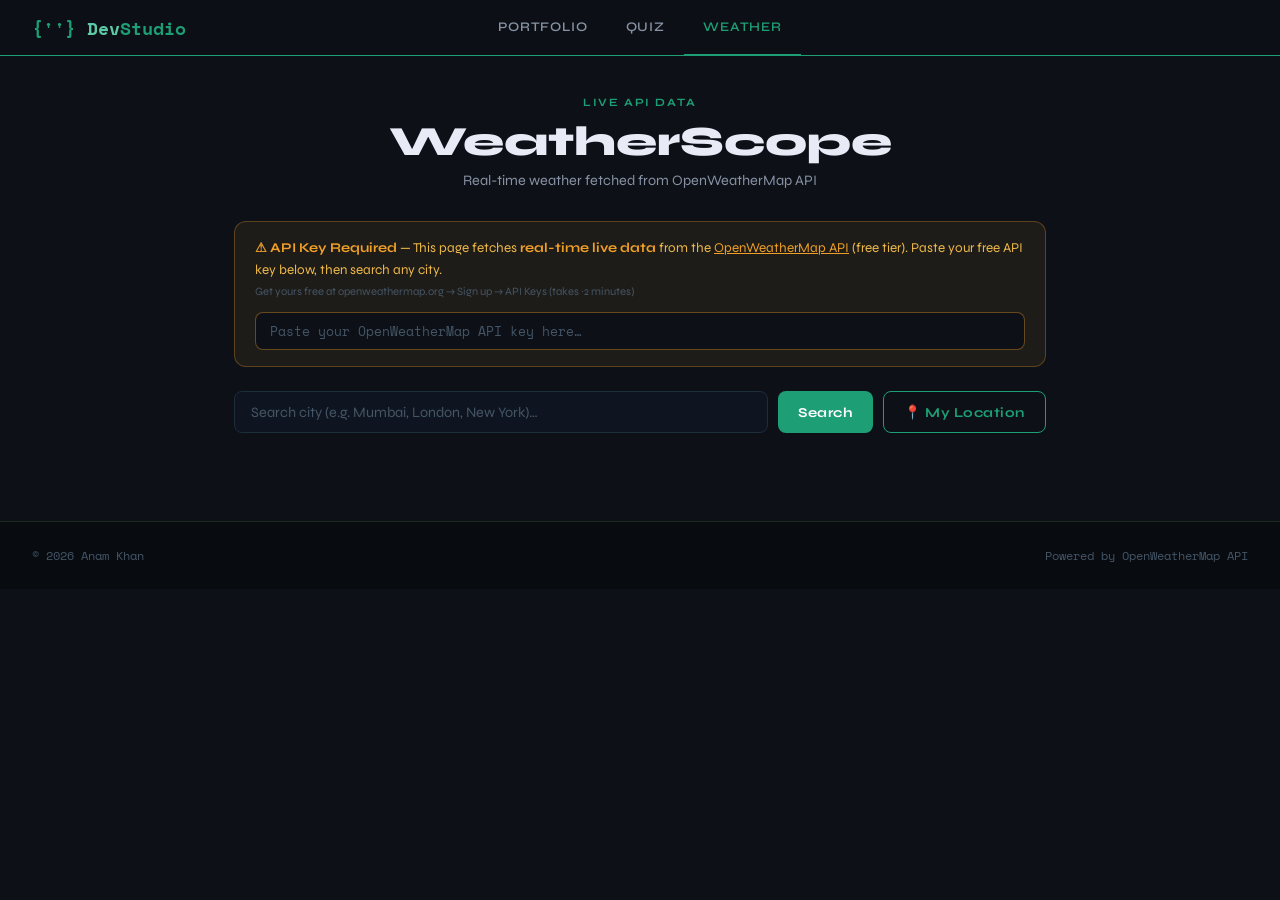
<file: weather.html>
<!DOCTYPE html>
<html lang="en">
<head>
  <meta charset="UTF-8" />
  <meta name="viewport" content="width=device-width, initial-scale=1.0" />
  <title>WeatherScope — DevStudio</title>
  <link rel="stylesheet" href="style.css" />
  <style>
    body {
      background: var(--navy);
    }

    .weather-wrapper {
      max-width: 860px;
      margin: 0 auto;
      padding: 2.5rem 1.5rem 4rem;
    }

    /* ── PAGE HEADER ── */
    .page-header {
      text-align: center;
      margin-bottom: 2rem;
    }
    .page-header h1 {
      font-size: clamp(1.8rem, 4vw, 2.6rem);
      font-weight: 800;
      color: var(--text);
      margin-bottom: 0.4rem;
    }
    .page-header p {
      color: var(--muted);
      font-size: 0.9rem;
    }

    /* ── API KEY BANNER ── */
    .api-banner {
      background: rgba(239, 159, 39, 0.08);
      border: 1px solid rgba(239, 159, 39, 0.3);
      border-radius: var(--radius-lg);
      padding: 1rem 1.25rem;
      margin-bottom: 1.5rem;
      font-size: 0.84rem;
      color: #EFB94A;
      line-height: 1.6;
    }
    .api-banner strong {
      color: var(--amber);
    }
    .api-banner input {
      display: block;
      width: 100%;
      margin-top: 0.6rem;
      padding: 0.5rem 0.85rem;
      background: var(--navy);
      border: 1px solid rgba(239, 159, 39, 0.4);
      border-radius: var(--radius);
      color: var(--text);
      font-family: var(--font-mono);
      font-size: 0.82rem;
    }
    .api-banner input::placeholder {
      color: var(--dim);
    }
    .api-banner input:focus {
      outline: none;
      border-color: var(--amber);
    }

    /* ── SEARCH BAR ── */
    .search-bar {
      display: flex;
      gap: 0.6rem;
      margin-bottom: 1.5rem;
      flex-wrap: wrap;
    }
    .search-input {
      flex: 1;
      min-width: 160px;
      padding: 0.7rem 1rem;
      background: var(--navy2);
      border: 1px solid var(--border2);
      border-radius: var(--radius);
      color: var(--text);
      font-size: 0.9rem;
      font-family: var(--font-head);
      transition: border-color 0.2s;
    }
    .search-input:focus {
      outline: none;
      border-color: var(--teal);
    }
    .search-input::placeholder {
      color: var(--dim);
    }

    /* ── LOADING / ERROR ── */
    .state-msg {
      text-align: center;
      padding: 3rem;
      color: var(--muted);
      font-size: 0.9rem;
      display: none;
    }
    .state-msg.show {
      display: block;
    }
    .spinner {
      width: 36px;
      height: 36px;
      border: 3px solid var(--border2);
      border-top-color: var(--teal);
      border-radius: 50%;
      animation: spin 0.8s linear infinite;
      margin: 0 auto 1rem;
    }
    @keyframes spin {
      to {
        transform: rotate(360deg);
      }
    }

    /* ── MAIN WEATHER CARD ── */
    #weatherData {
      display: none;
    }
    #weatherData.show {
      display: block;
    }

    .weather-main-card {
      background: linear-gradient(135deg, #0a1f14 0%, #0d1a2a 100%);
      border: 1px solid rgba(29, 158, 117, 0.3);
      border-radius: var(--radius-lg);
      padding: 2rem;
      display: flex;
      justify-content: space-between;
      align-items: center;
      margin-bottom: 1rem;
      flex-wrap: wrap;
      gap: 1.5rem;
      position: relative;
      overflow: hidden;
    }
    .weather-main-card::before {
      content: '';
      position: absolute;
      inset: 0;
      background: radial-gradient(ellipse 50% 80% at 80% 50%, rgba(55, 138, 221, 0.06) 0%, transparent 70%);
      pointer-events: none;
    }

    .wm-left {
      display: block;
    }

    .wm-city {
      color: var(--teal-lt);
      font-size: 0.82rem;
      font-weight: 600;
      margin-bottom: 0.3rem;
      font-family: var(--font-mono);
    }

    .wm-temp {
      font-size: clamp(3rem, 8vw, 4.5rem);
      font-weight: 800;
      color: var(--text);
      line-height: 1;
      margin-bottom: 0.3rem;
      font-family: var(--font-mono);
    }

    .wm-desc {
      color: var(--teal);
      font-size: 0.88rem;
      font-weight: 600;
      margin-bottom: 0.2rem;
    }

    .wm-feels {
      color: var(--muted);
      font-size: 0.78rem;
    }

    .wm-icon {
      flex-shrink: 0;
    }

    /* ── STATS GRID ── */
    .stats-grid {
      display: grid;
      grid-template-columns: repeat(auto-fit, minmax(130px, 1fr));
      gap: 0.75rem;
      margin-bottom: 1rem;
    }
    .stat-card {
      background: var(--navy2);
      border: 1px solid var(--border2);
      border-radius: var(--radius-lg);
      padding: 1rem;
      text-align: center;
      transition: border-color 0.2s;
    }
    .stat-card:hover {
      border-color: var(--teal);
    }
    .stat-icon {
      font-size: 1.3rem;
      margin-bottom: 0.4rem;
    }
    .stat-val {
      font-size: 1.2rem;
      font-weight: 800;
      color: var(--teal);
      font-family: var(--font-mono);
      margin-bottom: 0.2rem;
    }
    .stat-lbl {
      font-size: 0.7rem;
      color: var(--muted);
      text-transform: uppercase;
      letter-spacing: 0.08em;
    }

    /* ── FORECAST ── */
    .section-title {
      font-size: clamp(1.1rem, 2vw, 1.3rem);
      font-weight: 800;
      color: var(--text);
      margin-bottom: 0.75rem;
    }
    .forecast-grid {
      display: grid;
      grid-template-columns: repeat(5, 1fr);
      gap: 0.6rem;
      margin-bottom: 1.5rem;
    }
    .forecast-card {
      background: var(--navy2);
      border: 1px solid var(--border2);
      border-radius: var(--radius-lg);
      padding: 0.85rem 0.5rem;
      text-align: center;
      transition: all 0.2s;
    }
    .forecast-card:hover {
      border-color: var(--teal);
      transform: translateY(-2px);
    }
    .fc-day {
      font-size: 0.7rem;
      color: var(--muted);
      text-transform: uppercase;
      letter-spacing: 0.06em;
      margin-bottom: 0.4rem;
    }
    .fc-icon {
      margin-bottom: 0.4rem;
    }
    .fc-hi {
      font-size: 0.92rem;
      font-weight: 800;
      color: var(--text);
      font-family: var(--font-mono);
    }
    .fc-lo {
      font-size: 0.72rem;
      color: var(--muted);
      font-family: var(--font-mono);
    }
    .fc-desc {
      font-size: 0.65rem;
      color: var(--dim);
      margin-top: 0.2rem;
    }

    /* ── AQI ── */
    .aqi-grid {
      display: grid;
      grid-template-columns: repeat(auto-fit, minmax(120px, 1fr));
      gap: 0.75rem;
      margin-bottom: 1.5rem;
    }
    .aqi-card {
      background: var(--navy2);
      border: 1px solid var(--border2);
      border-radius: var(--radius-lg);
      padding: 1rem;
      text-align: center;
    }
    .aqi-val {
      font-size: 1.1rem;
      font-weight: 800;
      color: var(--teal-lt);
      font-family: var(--font-mono);
      margin-bottom: 0.2rem;
    }
    .aqi-lbl {
      font-size: 0.7rem;
      color: var(--muted);
      text-transform: uppercase;
      letter-spacing: 0.06em;
    }

    /* ── SUN TIMES ── */
    .sun-row {
      display: grid;
      grid-template-columns: 1fr 1fr;
      gap: 0.75rem;
      margin-bottom: 1.5rem;
    }
    .sun-card {
      background: var(--navy2);
      border: 1px solid var(--border2);
      border-radius: var(--radius-lg);
      padding: 1rem 1.25rem;
      display: flex;
      align-items: center;
      gap: 1rem;
    }
    .sun-icon {
      font-size: 1.8rem;
    }
    .sun-val {
      font-size: 1.05rem;
      font-weight: 800;
      color: var(--text);
      font-family: var(--font-mono);
    }
    .sun-lbl {
      font-size: 0.7rem;
      color: var(--muted);
      text-transform: uppercase;
      letter-spacing: 0.06em;
    }

    /* ── WEATHER SVG ICONS ── */
    .weather-icon-lg {
      width: 90px;
      height: 80px;
    }

    @media (max-width: 600px) {
      .forecast-grid {
        grid-template-columns: repeat(5, 1fr);
      }
      .forecast-card {
        padding: 0.6rem 0.25rem;
      }
      .fc-hi {
        font-size: 0.8rem;
      }
      .weather-wrapper {
        padding: 1.5rem 1rem 3rem;
      }
      .weather-main-card {
        padding: 1.25rem;
      }
      .wm-temp {
        font-size: 3rem;
      }
      .sun-row {
        grid-template-columns: 1fr 1fr;
      }
    }
    @media (max-width: 400px) {
      .forecast-grid {
        grid-template-columns: repeat(3, 1fr);
      }
    }
  </style>
</head>
<body>

<nav class="navbar">
  <a href="index.html" class="nav-logo">{'</>'} <span>Dev</span>Studio</a>
  <div class="nav-links">
    <a href="index.html" class="nav-link">Portfolio</a>
    <a href="quiz.html" class="nav-link">Quiz</a>
    <a href="weather.html" class="nav-link active">Weather</a>
  </div>
  <button class="nav-hamburger" id="hamburger" aria-label="Toggle menu">
    <span></span><span></span><span></span>
  </button>
</nav>
<div class="mobile-menu" id="mobileMenu">
  <a href="index.html">Portfolio</a>
  <a href="quiz.html">Quiz</a>
  <a href="weather.html" class="active">Weather</a>
</div>

<div class="weather-wrapper">

  <div class="page-header">
    <div class="section-label" style="justify-content:center;display:flex;">Live API Data</div>
    <h1>WeatherScope</h1>
    <p>Real-time weather fetched from OpenWeatherMap API</p>
  </div>

  <div class="api-banner" id="apiBanner">
    <strong>⚠ API Key Required</strong> — This page fetches <strong>real-time live data</strong> from the
    <a href="https://openweathermap.org/api" target="_blank" style="color:var(--amber);">OpenWeatherMap API</a> (free tier).
    Paste your free API key below, then search any city.
    <br/><small style="color:var(--dim);">Get yours free at openweathermap.org → Sign up → API Keys (takes ~2 minutes)</small>
    <input type="text" id="apiKeyInput" placeholder="Paste your OpenWeatherMap API key here…" oninput="saveKey()" />
  </div>

  <div class="search-bar">
    <input type="text" class="search-input" id="cityInput"
      placeholder="Search city (e.g. Mumbai, London, New York)…"
      onkeydown="if(event.key==='Enter') searchWeather()" />
    <button class="btn btn-primary" onclick="searchWeather()">Search</button>
    <button class="btn btn-outline" onclick="geoWeather()">📍 My Location</button>
  </div>

  <div class="state-msg" id="loadingMsg">
    <div class="spinner"></div>
    Fetching live weather data…
  </div>

  <div class="state-msg" id="errorMsg" style="color:#F09595;"></div>

  <div id="weatherData">

    <div class="weather-main-card">
      <div class="wm-left">
        <div class="wm-city" id="wCity">—</div>
        <div class="wm-temp" id="wTemp">—</div>
        <div class="wm-desc" id="wDesc">—</div>
        <div class="wm-feels" id="wFeels">—</div>
      </div>
      <div class="wm-icon" id="wIconWrap">
        </div>
    </div>

    <div class="stats-grid">
      <div class="stat-card">
        <div class="stat-icon">💧</div>
        <div class="stat-val" id="sHumidity">—</div>
        <div class="stat-lbl">Humidity</div>
      </div>
      <div class="stat-card">
        <div class="stat-icon">💨</div>
        <div class="stat-val" id="sWind">—</div>
        <div class="stat-lbl">Wind Speed</div>
      </div>
      <div class="stat-card">
        <div class="stat-icon">👁</div>
        <div class="stat-val" id="sVisibility">—</div>
        <div class="stat-lbl">Visibility</div>
      </div>
      <div class="stat-card">
        <div class="stat-icon">🌡</div>
        <div class="stat-val" id="sPressure">—</div>
        <div class="stat-lbl">Pressure</div>
      </div>
      <div class="stat-card">
        <div class="stat-icon">☁️</div>
        <div class="stat-val" id="sClouds">—</div>
        <div class="stat-lbl">Cloud Cover</div>
      </div>
      <div class="stat-card">
        <div class="stat-icon">🌊</div>
        <div class="stat-val" id="sDewPoint">—</div>
        <div class="stat-lbl">Dew Point</div>
      </div>
    </div>

    <div class="section-label">Sunrise & Sunset</div>
    <div class="sun-row" style="margin-top:0.5rem;">
      <div class="sun-card">
        <div class="sun-icon">🌅</div>
        <div>
          <div class="sun-val" id="sSunrise">—</div>
          <div class="sun-lbl">Sunrise</div>
        </div>
      </div>
      <div class="sun-card">
        <div class="sun-icon">🌇</div>
        <div>
          <div class="sun-val" id="sSunset">—</div>
          <div class="sun-lbl">Sunset</div>
        </div>
      </div>
    </div>

    <div class="section-label">5-Day Forecast</div>
    <div class="forecast-grid" id="forecastGrid" style="margin-top:0.5rem;"></div>

    <div class="section-label">Air Quality</div>
    <div class="aqi-grid" id="aqiGrid" style="margin-top:0.5rem;"></div>

    <div style="text-align:right;font-size:0.72rem;color:var(--dim);font-family:var(--font-mono);margin-top:0.5rem;">
      Last updated: <span id="lastUpdated">—</span> · Source: OpenWeatherMap
    </div>

  </div></div><footer>
  <span>© 2026 Anam Khan</span>
  <span>Powered by OpenWeatherMap API</span>
</footer>

<script>
/* ─────────────────────────────────────────────
    CONFIG
───────────────────────────────────────────── */
const BASE  = 'https://api.openweathermap.org/data/2.5';
const BASE3 = 'https://api.openweathermap.org/data/3.0';

let API_KEY = localStorage.getItem('owm_api_key') || '';
if (API_KEY) {
  document.getElementById('apiKeyInput').value = API_KEY;
}

function saveKey() {
  API_KEY = document.getElementById('apiKeyInput').value.trim();
  localStorage.setItem('owm_api_key', API_KEY);
}

/* ─────────────────────────────────────────────
    HAMBURGER
───────────────────────────────────────────── */
document.getElementById('hamburger').addEventListener('click', () => {
  document.getElementById('mobileMenu').classList.toggle('open');
});

/* ─────────────────────────────────────────────
    UI HELPERS
───────────────────────────────────────────── */
function showLoading(v) {
  document.getElementById('loadingMsg').classList.toggle('show', v);
  if (v) {
    document.getElementById('weatherData').classList.remove('show');
    document.getElementById('errorMsg').classList.remove('show');
  }
}
function showError(msg) {
  showLoading(false);
  document.getElementById('weatherData').classList.remove('show');
  const el = document.getElementById('errorMsg');
  el.innerHTML = '⚠ ' + msg;
  el.classList.add('show');
}
function showData() {
  showLoading(false);
  document.getElementById('errorMsg').classList.remove('show');
  document.getElementById('weatherData').classList.add('show');
}

/* ─────────────────────────────────────────────
    WEATHER SVG ICONS (blue clouds, amber sun)
───────────────────────────────────────────── */
function getWeatherSVG(iconCode) {
  const isDay = iconCode && !iconCode.endsWith('n');
  const id    = iconCode ? iconCode.substring(0, 2) : '01';

  // Sun
  const sun = `
    <circle cx="45" cy="32" r="14" fill="#EF9F27" opacity="${isDay ? '1' : '0.3'}"/>
    <g stroke="#EF9F27" stroke-width="2.5" stroke-linecap="round" opacity="${isDay ? '0.8' : '0.2'}">
      <line x1="45" y1="10" x2="45" y2="5"/>
      <line x1="45" y1="54" x2="45" y2="59"/>
      <line x1="23" y1="32" x2="18" y2="32"/>
      <line x1="67" y1="32" x2="72" y2="32"/>
      <line x1="29" y1="16" x2="25" y2="12"/>
      <line x1="61" y1="48" x2="65" y2="52"/>
      <line x1="61" y1="16" x2="65" y2="12"/>
      <line x1="29" y1="48" x2="25" y2="52"/>
    </g>`;

  // Cloud
  const cloud = `
    <ellipse cx="52" cy="52" rx="22" ry="14" fill="#378ADD"/>
    <ellipse cx="36" cy="56" rx="16" ry="11" fill="#378ADD"/>
    <ellipse cx="58" cy="44" rx="14" ry="12" fill="#378ADD"/>
    <ellipse cx="42" cy="43" rx="14" ry="12" fill="#378ADD"/>
    <ellipse cx="46" cy="41" rx="10" ry="9"  fill="#85B7EB" opacity="0.35"/>`;

  // Rain drops
  const rain = `
    <line x1="30" y1="68" x2="27" y2="76" stroke="#378ADD" stroke-width="2" stroke-linecap="round"/>
    <line x1="44" y1="68" x2="41" y2="76" stroke="#378ADD" stroke-width="2" stroke-linecap="round"/>
    <line x1="58" y1="68" x2="55" y2="76" stroke="#378ADD" stroke-width="2" stroke-linecap="round"/>`;

  // Lightning
  const bolt = `<polyline points="50,62 42,72 48,72 38,84" fill="none" stroke="#EF9F27" stroke-width="2.5" stroke-linecap="round" stroke-linejoin="round"/>`;

  // Snow
  const snow = `
    <circle cx="30" cy="74" r="2.5" fill="#85B7EB"/>
    <circle cx="44" cy="72" r="2.5" fill="#85B7EB"/>
    <circle cx="58" cy="74" r="2.5" fill="#85B7EB"/>`;

  // Moon
  const moon = `<path d="M45,18 a14,14 0 1,0 14,14 a10,10 0 1,1-14,-14 z" fill="#85B7EB" opacity="0.9"/>`;

  let inner = '';
  switch (id) {
    case '01': inner = isDay ? sun : moon; break;
    case '02': inner = (isDay ? sun : moon) + cloud; break;
    case '03':
    case '04': inner = cloud; break;
    case '09': inner = cloud + rain; break;
    case '10': inner = (isDay ? sun : moon) + cloud + rain; break;
    case '11': inner = cloud + rain + bolt; break;
    case '13': inner = cloud + snow; break;
    case '50': inner = `<text x="40" y="52" font-size="40" text-anchor="middle">🌫</text>`; break;
    default:   inner = isDay ? sun : moon;
  }

  return `<svg class="weather-icon-lg" viewBox="0 0 90 90" fill="none" xmlns="http://www.w3.org/2000/svg">${inner}</svg>`;
}

function getForecastSVG(iconCode) {
  const isDay = iconCode && !iconCode.endsWith('n');
  const id    = iconCode ? iconCode.substring(0, 2) : '01';

  const sun   = `<circle cx="20" cy="16" r="6" fill="#EF9F27" opacity="${isDay ? '1' : '0.4'}"/>`;
  const moon  = `<path d="M20,10 a6,6 0 1,0 6,6 a4,4 0 1,1-6,-6z" fill="#85B7EB"/>`;
  const cloud = `<ellipse cx="24" cy="26" rx="10" ry="6" fill="#378ADD"/><ellipse cx="16" cy="28" rx="7" ry="5" fill="#378ADD"/><ellipse cx="27" cy="22" rx="7" ry="5" fill="#378ADD"/>`;
  const rain  = `<line x1="14" y1="34" x2="12" y2="38" stroke="#85B7EB" stroke-width="1.5" stroke-linecap="round"/><line x1="20" y1="34" x2="18" y2="38" stroke="#85B7EB" stroke-width="1.5" stroke-linecap="round"/><line x1="26" y1="34" x2="24" y2="38" stroke="#85B7EB" stroke-width="1.5" stroke-linecap="round"/>`;
  const bolt  = `<polyline points="22,32 18,38 21,38 16,44" fill="none" stroke="#EF9F27" stroke-width="2" stroke-linecap="round"/>`;
  const snow  = `<circle cx="14" cy="37" r="1.5" fill="#85B7EB"/><circle cx="20" cy="36" r="1.5" fill="#85B7EB"/><circle cx="26" cy="37" r="1.5" fill="#85B7EB"/>`;

  let inner = '';
  switch (id) {
    case '01': inner = isDay ? sun : moon; break;
    case '02': inner = (isDay ? sun : moon) + cloud; break;
    case '03':
    case '04': inner = cloud; break;
    case '09': inner = cloud + rain; break;
    case '10': inner = (isDay ? sun : moon) + cloud + rain; break;
    case '11': inner = cloud + rain + bolt; break;
    case '13': inner = cloud + snow; break;
    default:   inner = isDay ? sun : moon;
  }
  return `<svg width="40" height="44" viewBox="0 0 40 44" fill="none" class="fc-icon">${inner}</svg>`;
}

/* ─────────────────────────────────────────────
    TIME HELPERS
───────────────────────────────────────────── */
function fmtTime(unix, tz) {
  const d = new Date((unix + tz) * 1000);
  return d.toUTCString().slice(17, 22);
}
function fmtDay(unix, tz) {
  const d = new Date((unix + tz) * 1000);
  return ['Sun', 'Mon', 'Tue', 'Wed', 'Thu', 'Fri', 'Sat'][d.getUTCDay()];
}

/* ─────────────────────────────────────────────
    RENDER WEATHER DATA
───────────────────────────────────────────── */
function renderWeather(cur, fore) {
  const tz   = cur.timezone;
  const icon = cur.weather[0].icon;
  const desc = cur.weather[0].description;

  // Main card
  document.getElementById('wCity').textContent   = `${cur.name}, ${cur.sys.country}`;
  document.getElementById('wTemp').textContent   = `${Math.round(cur.main.temp)}°C`;
  document.getElementById('wDesc').textContent   = desc.charAt(0).toUpperCase() + desc.slice(1);
  document.getElementById('wFeels').textContent  = `Feels like ${Math.round(cur.main.feels_like)}°C  ·  Min ${Math.round(cur.main.temp_min)}° / Max ${Math.round(cur.main.temp_max)}°`;
  document.getElementById('wIconWrap').innerHTML = getWeatherSVG(icon);

  // Stats
  document.getElementById('sHumidity').textContent   = cur.main.humidity + '%';
  document.getElementById('sWind').textContent       = (cur.wind.speed * 3.6).toFixed(1) + ' km/h';
  document.getElementById('sVisibility').textContent = cur.visibility ? (cur.visibility / 1000).toFixed(1) + ' km' : 'N/A';
  document.getElementById('sPressure').textContent   = cur.main.pressure + ' hPa';
  document.getElementById('sClouds').textContent     = cur.clouds.all + '%';

  // Dew point approximation
  const T = cur.main.temp, RH = cur.main.humidity;
  const dp = (T - ((100 - RH) / 5)).toFixed(1);
  document.getElementById('sDewPoint').textContent   = dp + '°C';

  // Sun times
  document.getElementById('sSunrise').textContent = fmtTime(cur.sys.sunrise, tz);
  document.getElementById('sSunset').textContent  = fmtTime(cur.sys.sunset, tz);

  // 5-day forecast
  const seen = {};
  const days = [];
  for (const item of fore.list) {
    const day = fmtDay(item.dt, tz);
    if (!seen[day]) {
      seen[day] = true;
      days.push(item);
    }
    if (days.length >= 5) break;
  }

  const fg = document.getElementById('forecastGrid');
  fg.innerHTML = '';
  days.forEach(item => {
    const d = document.createElement('div');
    d.className = 'forecast-card';
    d.innerHTML = `
      <div class="fc-day">${fmtDay(item.dt, tz)}</div>
      <div class="fc-icon">${getForecastSVG(item.weather[0].icon)}</div>
      <div class="fc-hi">${Math.round(item.main.temp_max)}°</div>
      <div class="fc-lo">${Math.round(item.main.temp_min)}°</div>
      <div class="fc-desc">${item.weather[0].main}</div>`;
    fg.appendChild(d);
  });

  // Reset AQI Structure
  const aqGrid = document.getElementById('aqiGrid');
  aqGrid.innerHTML = `
    <div class="aqi-card"><div class="aqi-val">—</div><div class="aqi-lbl">AQI</div></div>
    <div class="aqi-card"><div class="aqi-val">—</div><div class="aqi-lbl">PM2.5</div></div>
    <div class="aqi-card"><div class="aqi-val">—</div><div class="aqi-lbl">PM10</div></div>
    <div class="aqi-card"><div class="aqi-val">—</div><div class="aqi-lbl">CO</div></div>`;

  // Fetch real AQI
  fetchAQI(cur.coord.lat, cur.coord.lon);

  const now = new Date();
  document.getElementById('lastUpdated').textContent = now.toLocaleTimeString();

  showData();
}

/* ─────────────────────────────────────────────
    FETCH AQI
───────────────────────────────────────────── */
async function fetchAQI(lat, lon) {
  try {
    const url = `https://api.openweathermap.org/data/2.5/air_pollution?lat=${lat}&lon=${lon}&appid=${API_KEY}`;
    const res = await fetch(url);
    if (!res.ok) return;
    const data = await res.json();
    const c    = data.list[0].components;
    const aqi  = data.list[0].main.aqi;
    const aqiLabels = ['', 'Good', 'Fair', 'Moderate', 'Poor', 'Very Poor'];

    const aqGrid = document.getElementById('aqiGrid');
    aqGrid.innerHTML = `
      <div class="aqi-card"><div class="aqi-val" style="color:${['', '#1D9E75', '#5DCAA5', '#EF9F27', '#E24B4A', '#A00'][aqi]}">${aqiLabels[aqi]}</div><div class="aqi-lbl">AQI</div></div>
      <div class="aqi-card"><div class="aqi-val">${c.pm2_5.toFixed(1)}</div><div class="aqi-lbl">PM2.5 μg/m³</div></div>
      <div class="aqi-card"><div class="aqi-val">${c.pm10.toFixed(1)}</div><div class="aqi-lbl">PM10 μg/m³</div></div>
      <div class="aqi-card"><div class="aqi-val">${c.co.toFixed(0)}</div><div class="aqi-lbl">CO μg/m³</div></div>
      <div class="aqi-card"><div class="aqi-val">${c.no2.toFixed(1)}</div><div class="aqi-lbl">NO₂ μg/m³</div></div>
      <div class="aqi-card"><div class="aqi-val">${c.o3.toFixed(1)}</div><div class="aqi-lbl">O₃ μg/m³</div></div>`;
  } catch(e) {}
}

/* ─────────────────────────────────────────────
    FETCH WEATHER BY CITY NAME
───────────────────────────────────────────── */
async function searchWeather() {
  const city = document.getElementById('cityInput').value.trim();
  if (!city) return;
  if (!API_KEY) {
    showError('Please enter your OpenWeatherMap API key above first.');
    return;
  }
  showLoading(true);
  try {
    const [curRes, foreRes] = await Promise.all([
      fetch(`${BASE}/weather?q=${encodeURIComponent(city)}&appid=${API_KEY}&units=metric`),
      fetch(`${BASE}/forecast?q=${encodeURIComponent(city)}&appid=${API_KEY}&units=metric`)
    ]);
    if (!curRes.ok) {
      const e = await curRes.json();
      throw new Error(e.message || 'City not found');
    }
    const [cur, fore] = await Promise.all([curRes.json(), foreRes.json()]);
    renderWeather(cur, fore);
  } catch(err) {
    showError(`Could not fetch weather: ${err.message}. Check your API key or city name.`);
  }
}

/* ─────────────────────────────────────────────
    FETCH WEATHER BY GEOLOCATION
───────────────────────────────────────────── */
function geoWeather() {
  if (!API_KEY) {
    showError('Please enter your OpenWeatherMap API key above first.');
    return;
  }
  if (!navigator.geolocation) {
    showError('Geolocation is not supported by your browser.');
    return;
  }
  showLoading(true);
  navigator.geolocation.getCurrentPosition(async pos => {
    const { latitude: lat, longitude: lon } = pos.coords;
    try {
      const [curRes, foreRes] = await Promise.all([
        fetch(`${BASE}/weather?lat=${lat}&lon=${lon}&appid=${API_KEY}&units=metric`),
        fetch(`${BASE}/forecast?lat=${lat}&lon=${lon}&appid=${API_KEY}&units=metric`)
      ]);
      if (!curRes.ok) throw new Error('Could not fetch weather for your location.');
      const [cur, fore] = await Promise.all([curRes.json(), foreRes.json()]);
      document.getElementById('cityInput').value = cur.name;
      renderWeather(cur, fore);
    } catch(err) {
      showError(err.message);
    }
  }, () => showError('Location access denied. Please allow location access or search manually.'));
}

/* ─────────────────────────────────────────────
    AUTO-LOAD MUMBAI ON PAGE OPEN
───────────────────────────────────────────── */
window.addEventListener('load', () => {
  if (API_KEY) {
    document.getElementById('cityInput').value = 'Mumbai';
    searchWeather();
  }
});
</script>
</body>
</html>
</file>
<file: style.css>
@import url('https://fonts.googleapis.com/css2?family=Space+Mono:wght@400;700&family=Syne:wght@400;500;600;700;800&display=swap');

*, *::before, *::after { 
  box-sizing: border-box; 
  margin: 0; 
  padding: 0; 
}

:root {
  --teal:      #1D9E75;
  --teal-lt:   #5DCAA5;
  --teal-dk:   #0F6E56;
  --blue:      #378ADD;
  --blue-lt:   #85B7EB;
  --navy:      #0d1117;
  --navy2:     #0f1520;
  --navy3:     #151c2c;
  --border:    #1a2a1a;
  --border2:   #1e2d3a;
  --text:      #e8eaf6;
  --muted:     #8892a4;
  --dim:       #445566;
  --amber:     #EF9F27;
  --red:       #E24B4A;
  --green:     #639922;
  --purple:    #534AB7;
  --font-head: 'Syne', sans-serif;
  --font-mono: 'Space Mono', monospace;
  --radius:    8px;
  --radius-lg: 12px;
}

html { 
  scroll-behavior: smooth; 
}

body {
  background: var(--navy);
  color: var(--text);
  font-family: var(--font-head);
  min-height: 100vh;
}

/* ── NAVBAR ── */
.navbar {
  background: rgba(13,17,23,0.95);
  border-bottom: 1px solid var(--teal);
  backdrop-filter: blur(12px);
  position: sticky;
  top: 0;
  z-index: 100;
  padding: 0 2rem;
  display: flex;
  align-items: center;
  justify-content: space-between;
  height: 56px;
}

.nav-logo {
  font-family: var(--font-mono);
  color: var(--teal);
  font-size: 1.1rem;
  font-weight: 700;
  text-decoration: none;
  flex-shrink: 0;
}
.nav-logo span { 
  color: var(--teal-lt); 
}

.nav-links {
  display: flex;
  align-items: center;
  gap: 0;
  position: absolute;
  left: 50%;
  transform: translateX(-50%);
}

.nav-link {
  color: var(--muted);
  text-decoration: none;
  font-size: 0.82rem;
  font-weight: 600;
  letter-spacing: 0.06em;
  text-transform: uppercase;
  padding: 0 1.2rem;
  height: 56px;
  display: flex;
  align-items: center;
  border-bottom: 2px solid transparent;
  transition: color 0.2s, border-color 0.2s;
}
.nav-link:hover { 
  color: var(--teal-lt); 
}
.nav-link.active { 
  color: var(--teal); 
  border-bottom-color: var(--teal); 
}

.nav-hamburger {
  display: none;
  flex-direction: column;
  gap: 5px;
  cursor: pointer;
  padding: 4px;
  background: none;
  border: none;
}
.nav-hamburger span {
  width: 22px; 
  height: 2px;
  background: var(--teal);
  border-radius: 2px;
  transition: all 0.3s;
}

/* Mobile Nav */
.mobile-menu {
  display: none;
  flex-direction: column;
  background: var(--navy2);
  border-bottom: 1px solid var(--border);
  padding: 0.5rem 0;
}
.mobile-menu.open { 
  display: flex; 
}
.mobile-menu a {
  color: var(--muted);
  text-decoration: none;
  font-size: 0.85rem;
  font-weight: 600;
  letter-spacing: 0.06em;
  text-transform: uppercase;
  padding: 0.75rem 2rem;
  border-left: 3px solid transparent;
  transition: all 0.2s;
}
.mobile-menu a.active { 
  color: var(--teal); 
  border-left-color: var(--teal); 
  background: rgba(29,158,117,0.05); 
}
.mobile-menu a:hover { 
  color: var(--teal-lt); 
  background: rgba(29,158,117,0.05); 
}

/* ── BUTTONS ── */
.btn {
  display: inline-flex;
  align-items: center;
  gap: 6px;
  padding: 0.6rem 1.25rem;
  border-radius: var(--radius);
  font-family: var(--font-head);
  font-size: 0.85rem;
  font-weight: 700;
  letter-spacing: 0.04em;
  cursor: pointer;
  transition: all 0.2s;
  text-decoration: none;
  border: none;
}
.btn-primary { 
  background: var(--teal); 
  color: #fff; 
}
.btn-primary:hover { 
  background: var(--teal-dk); 
  transform: translateY(-1px); 
}
.btn-outline { 
  background: transparent; 
  color: var(--teal); 
  border: 1.5px solid var(--teal); 
}
.btn-outline:hover { 
  background: rgba(29,158,117,0.1); 
  transform: translateY(-1px); 
}

/* ── CARDS ── */
.card {
  background: var(--navy2);
  border: 1px solid var(--border2);
  border-radius: var(--radius-lg);
  padding: 1.25rem;
}

/* ── SECTION LABEL ── */
.section-label {
  font-size: 0.7rem;
  letter-spacing: 0.14em;
  text-transform: uppercase;
  color: var(--teal);
  font-weight: 700;
  margin-bottom: 0.5rem;
}

/* ── FOOTER ── */
footer {
  background: #080b10;
  border-top: 1px solid var(--border);
  padding: 1.5rem 2rem;
  display: flex;
  justify-content: space-between;
  align-items: center;
  flex-wrap: wrap;
  gap: 0.5rem;
  font-size: 0.78rem;
  color: var(--dim);
  font-family: var(--font-mono);
}

/* ── RESPONSIVE ── */
@media (max-width: 768px) {
  .nav-links { display: none; }
  .nav-hamburger { display: flex; }
  .navbar { padding: 0 1.25rem; }
}
@media (max-width: 480px) {
  footer { 
    flex-direction: column; 
    text-align: center; 
  }
}
</file>
